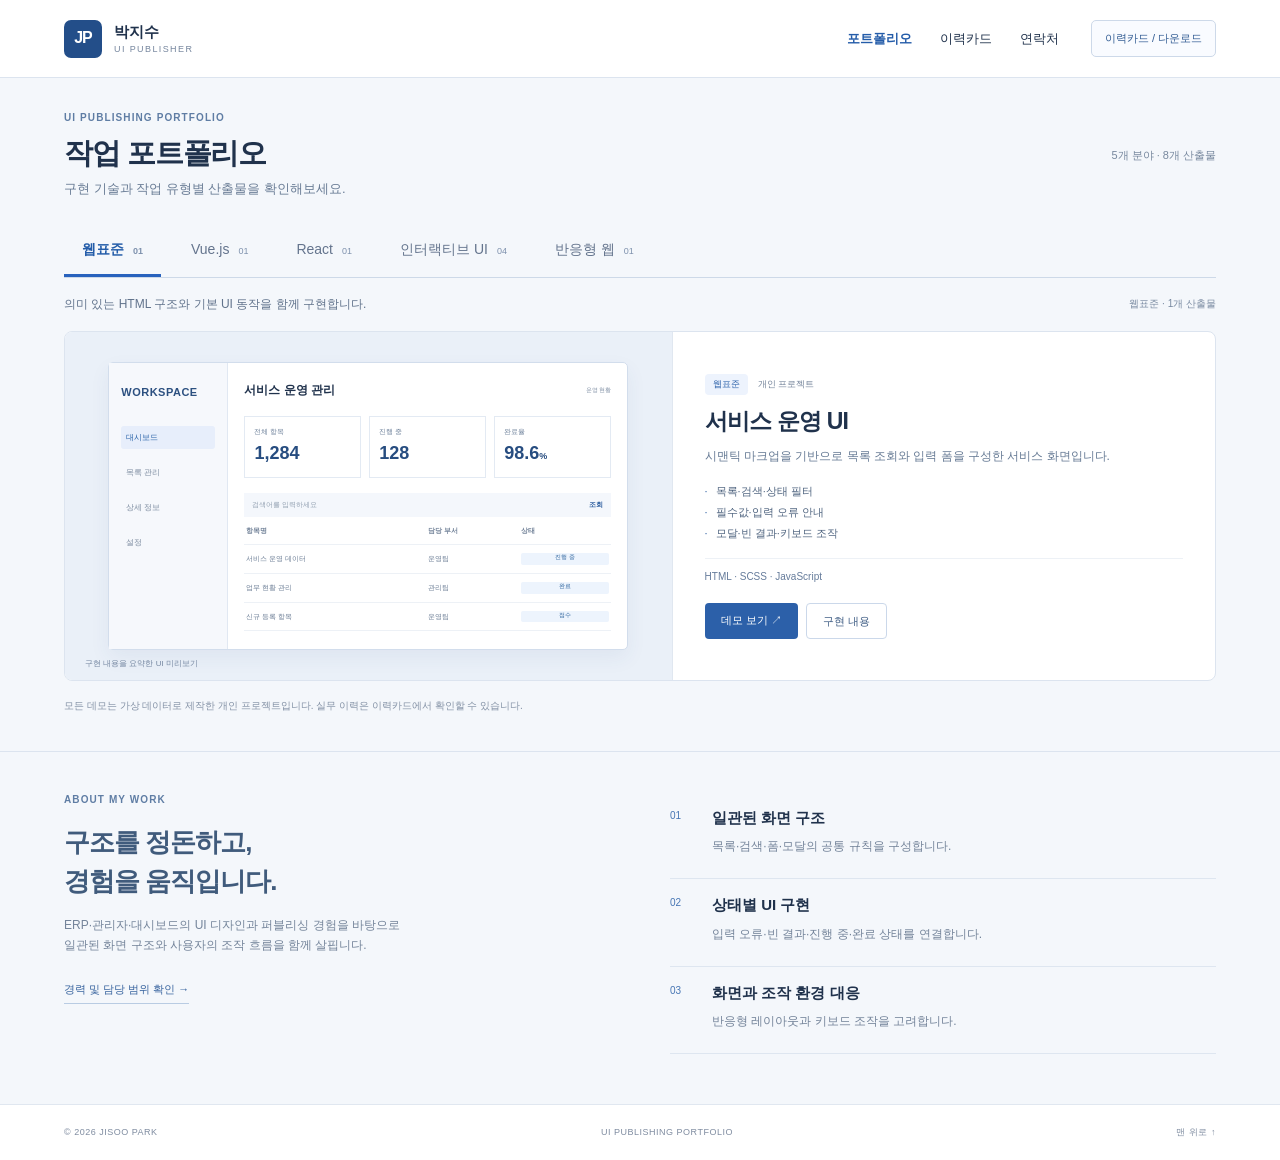
<file: index.html>
<!doctype html><html lang="ko"><head><meta charset="UTF-8"><meta name="viewport" content="width=device-width,initial-scale=1"><meta name="description" content="박지수 UI 퍼블리싱 포트폴리오. 웹표준, Vue.js, React, 인터랙티브 UI, 반응형 웹 작업."><title>박지수 | UI Publishing Portfolio</title>  <script type="module" crossorigin src="./assets/main-Cgz7uYjl.js"></script>
  <link rel="modulepreload" crossorigin href="./assets/style-BSnOsEWm.js">
  <link rel="stylesheet" crossorigin href="./assets/style-5C8v7vxE.css">
</head><body class="portfolio-page"><a class="skip" href="#work">본문 바로가기</a><header class="site-header"><a class="portfolio-brand" href="./index.html"><span class="brand-symbol">JP</span><span><strong>박지수</strong><small>UI PUBLISHER</small></span></a><nav aria-label="주요 메뉴"><a class="nav-current" href="#work">포트폴리오</a><a href="./profile.html">이력카드</a><a href="./profile.html#contact">연락처</a></nav><a class="header-resume" href="./profile.html">이력카드 / 다운로드</a></header><main id="main"><section class="work-section" id="work"><div class="section-heading"><div><div class="eyebrow">UI PUBLISHING PORTFOLIO</div><h1>작업 포트폴리오</h1><p>구현 기술과 작업 유형별 산출물을 확인해보세요.</p></div><span class="work-count">5개 분야 · 8개 산출물</span></div><div class="work-tabs" role="tablist" aria-label="포트폴리오 분야"><button type="button" id="tab-standard" role="tab" data-filter="standard" aria-selected="true" aria-controls="work-panel" tabindex="0" class="active">웹표준<span>01</span></button><button type="button" id="tab-vue" role="tab" data-filter="vue" aria-selected="false" aria-controls="work-panel" tabindex="-1" class="">Vue.js<span>01</span></button><button type="button" id="tab-react" role="tab" data-filter="react" aria-selected="false" aria-controls="work-panel" tabindex="-1" class="">React<span>01</span></button><button type="button" id="tab-interactive" role="tab" data-filter="interactive" aria-selected="false" aria-controls="work-panel" tabindex="-1" class="">인터랙티브 UI<span>04</span></button><button type="button" id="tab-responsive" role="tab" data-filter="responsive" aria-selected="false" aria-controls="work-panel" tabindex="-1" class="">반응형 웹<span>01</span></button></div><div class="work-context"><p id="category-description">의미 있는 HTML 구조와 기본 UI 동작을 함께 구현합니다.</p><span id="filter-status" role="status">웹표준 · 1개 산출물</span></div><div id="work-panel" role="tabpanel" aria-labelledby="tab-standard" tabindex="0"><div class="work-grid"><article class="work-card" data-category="standard" ><a class="work-visual visual-standard" href="./demos/standards/" aria-label="서비스 운영 UI 데모 열기"><div class="ui-preview"><div class="preview-sidebar"><b>WORKSPACE</b><span class="chosen">대시보드</span><span>목록 관리</span><span>상세 정보</span><span>설정</span></div><div class="preview-content"><div class="preview-topline"><b>서비스 운영 관리</b><span>운영 현황</span></div><div class="preview-stats"><div>전체 항목<strong>1,284</strong></div><div>진행 중<strong>128</strong></div><div>완료율<strong>98.6<small>%</small></strong></div></div><div class="preview-search"><span>검색어를 입력하세요</span><b>조회</b></div><div class="preview-table"><div><span>항목명</span><span>담당 부서</span><span>상태</span></div><div><span>서비스 운영 데이터</span><span>운영팀</span><em>진행 중</em></div><div><span>업무 현황 관리</span><span>관리팀</span><em>완료</em></div><div><span>신규 등록 항목</span><span>운영팀</span><em>접수</em></div></div></div></div><span class="preview-note">구현 내용을 요약한 UI 미리보기</span></a><div class="work-info"><div class="work-meta"><span>웹표준</span><span>개인 프로젝트</span></div><h3>서비스 운영 UI</h3><p>시맨틱 마크업을 기반으로 목록 조회와 입력 폼을 구성한 서비스 화면입니다.</p><ul><li>목록·검색·상태 필터</li><li>필수값·입력 오류 안내</li><li>모달·빈 결과·키보드 조작</li></ul><div class="work-stack">HTML · SCSS · JavaScript</div><div class="work-actions"><a class="button" href="./demos/standards/">데모 보기 ↗</a><button class="button secondary" data-detail="standard">구현 내용</button></div></div></article><article class="work-card" data-category="vue" hidden><a class="work-visual visual-vue" href="./demos/vue/" aria-label="FLOW 물류 운영 대시보드 데모 열기"><div class="ui-preview"><div class="preview-sidebar"><b>FLOW</b><span class="chosen">대시보드</span><span>목록 관리</span><span>상세 정보</span><span>설정</span></div><div class="preview-content"><div class="preview-topline"><b>물류 운영 현황</b><span>운영 현황</span></div><div class="preview-stats"><div>전체 항목<strong>1,284</strong></div><div>진행 중<strong>128</strong></div><div>완료율<strong>98.6<small>%</small></strong></div></div><div class="preview-search"><span>검색어를 입력하세요</span><b>조회</b></div><div class="preview-table"><div><span>항목명</span><span>담당 부서</span><span>상태</span></div><div><span>서비스 운영 데이터</span><span>운영팀</span><em>진행 중</em></div><div><span>업무 현황 관리</span><span>관리팀</span><em>완료</em></div><div><span>신규 등록 항목</span><span>운영팀</span><em>접수</em></div></div></div></div><span class="preview-note">구현 내용을 요약한 UI 미리보기</span></a><div class="work-info"><div class="work-meta"><span>Vue.js</span><span>개인 프로젝트</span></div><h3>FLOW 물류 운영 대시보드</h3><p>재고 현황과 검색 조건을 반응형 상태로 연결한 Vue 서비스 UI입니다.</p><ul><li>운영 현황·기간별 차트</li><li>검색·센터 필터·정렬</li><li>페이지네이션·품목 상세</li></ul><div class="work-stack">Vue 3 · SCSS</div><div class="work-actions"><a class="button" href="./demos/vue/">데모 보기 ↗</a><button class="button secondary" data-detail="vue">구현 내용</button></div></div></article><article class="work-card" data-category="react" hidden><a class="work-visual visual-react" href="./demos/react/" aria-label="ORDERS 주문·발주 관리 데모 열기"><div class="ui-preview"><div class="preview-sidebar"><b>WORKSPACE</b><span class="chosen">대시보드</span><span>목록 관리</span><span>상세 정보</span><span>설정</span></div><div class="preview-content"><div class="preview-topline"><b>주문·발주 관리</b><span>운영 현황</span></div><div class="preview-stats"><div>전체 항목<strong>1,284</strong></div><div>진행 중<strong>128</strong></div><div>완료율<strong>98.6<small>%</small></strong></div></div><div class="preview-search"><span>검색어를 입력하세요</span><b>조회</b></div><div class="preview-table"><div><span>항목명</span><span>담당 부서</span><span>상태</span></div><div><span>서비스 운영 데이터</span><span>운영팀</span><em>진행 중</em></div><div><span>업무 현황 관리</span><span>관리팀</span><em>완료</em></div><div><span>신규 등록 항목</span><span>운영팀</span><em>접수</em></div></div></div></div><span class="preview-note">구현 내용을 요약한 UI 미리보기</span></a><div class="work-info"><div class="work-meta"><span>React</span><span>개인 프로젝트</span></div><h3>ORDERS 주문·발주 관리</h3><p>컴포넌트와 상태 관리를 활용해 주문 조회부터 등록까지 연결했습니다.</p><ul><li>검색·상태 필터·페이지 이동</li><li>품목 추가·삭제·합계 계산</li><li>등록 검증·주문 상태 변경</li></ul><div class="work-stack">React · JSX · SCSS</div><div class="work-actions"><a class="button" href="./demos/react/">데모 보기 ↗</a><button class="button secondary" data-detail="react">구현 내용</button></div></div></article><article class="work-card" data-category="interactive" hidden><a class="work-visual visual-roulette" href="./demos/interactive/?tab=0" aria-label="룰렛 추첨 데모 열기"><div class="interaction-preview"><div class="preview-wheel"><span>START</span></div><div class="preview-caption">실행 → 회전 → 결과</div></div><span class="preview-note">구현 내용을 요약한 UI 미리보기</span></a><div class="work-info"><div class="work-meta"><span>인터랙티브 UI</span><span>개인 프로젝트</span></div><h3>룰렛 추첨</h3><p>실행 중 중복 입력을 방지하고 회전 결과와 안내를 연결했습니다.</p><ul><li>추첨·결과 표시</li><li>실행 상태 제어</li><li>움직임 줄이기 대응</li></ul><div class="work-stack">JavaScript · CSS</div><div class="work-actions"><a class="button" href="./demos/interactive/?tab=0">데모 보기 ↗</a><button class="button secondary" data-detail="interactive">구현 내용</button></div></div></article><article class="work-card" data-category="interactive" hidden><a class="work-visual visual-cards" href="./demos/interactive/?tab=1" aria-label="카드 선택·결과 공개 데모 열기"><div class="interaction-preview"><div class="preview-cards"><i>01</i><i class="selected-card">선택 완료</i><i>03</i></div><div class="preview-caption">선택 → 공개 → 초기화</div></div><span class="preview-note">구현 내용을 요약한 UI 미리보기</span></a><div class="work-info"><div class="work-meta"><span>인터랙티브 UI</span><span>개인 프로젝트</span></div><h3>카드 선택·결과 공개</h3><p>한 장 선택과 결과 공개, 초기화를 구분하는 참여형 UI입니다.</p><ul><li>선택 개수 제한</li><li>결과 공개·선택 잠금</li><li>다시 참여하기</li></ul><div class="work-stack">JavaScript · CSS</div><div class="work-actions"><a class="button" href="./demos/interactive/?tab=1">데모 보기 ↗</a><button class="button secondary" data-detail="interactive">구현 내용</button></div></div></article><article class="work-card" data-category="interactive" hidden><a class="work-visual visual-mission" href="./demos/interactive/?tab=2" aria-label="미션·보상 진행 데모 열기"><div class="interaction-preview"><div class="preview-mission"><b>미션 진행 현황 <span>2 / 3</span></b><div class="preview-progress"></div><p>✓ 룰렛 참여 완료</p><p>✓ 카드 선택 완료</p><p>○ 순서 맞추기</p></div><div class="preview-caption">완료 조건에 따른 상태 변화</div></div><span class="preview-note">구현 내용을 요약한 UI 미리보기</span></a><div class="work-info"><div class="work-meta"><span>인터랙티브 UI</span><span>개인 프로젝트</span></div><h3>미션·보상 진행</h3><p>다른 체험의 완료 상태에 따라 진행률과 보상 버튼이 바뀝니다.</p><ul><li>체험 상태 연동</li><li>진행률 표시</li><li>조건부 보상 활성화</li></ul><div class="work-stack">JavaScript · CSS</div><div class="work-actions"><a class="button" href="./demos/interactive/?tab=2">데모 보기 ↗</a><button class="button secondary" data-detail="interactive">구현 내용</button></div></div></article><article class="work-card" data-category="interactive" hidden><a class="work-visual visual-drag" href="./demos/interactive/?tab=3" aria-label="드래그·순서 변경 데모 열기"><div class="interaction-preview"><div class="preview-drag"><p>⠿ 기획 확인 <span>↑ ↓</span></p><p>⠿ 마크업 구성 <span>↑ ↓</span></p><p>⠿ 인터랙션 구현 <span>↑ ↓</span></p></div><div class="preview-caption">드래그 및 버튼 이동</div></div><span class="preview-note">구현 내용을 요약한 UI 미리보기</span></a><div class="work-info"><div class="work-meta"><span>인터랙티브 UI</span><span>개인 프로젝트</span></div><h3>드래그·순서 변경</h3><p>끌어서 이동하거나 버튼을 눌러 순서를 바꾸는 조작 UI입니다.</p><ul><li>마우스 드래그</li><li>버튼 대체 조작</li><li>정답 확인·초기화</li></ul><div class="work-stack">JavaScript · CSS</div><div class="work-actions"><a class="button" href="./demos/interactive/?tab=3">데모 보기 ↗</a><button class="button secondary" data-detail="interactive">구현 내용</button></div></div></article><article class="work-card" data-category="responsive" hidden><a class="work-visual visual-responsive" href="./demos/brand/" aria-label="YEON 반응형 브랜드 웹 데모 열기"><div class="responsive-preview"><div class="preview-desktop"><b>yeon.</b><h4>일상에 여백을 더하는<br>차 한 잔의 시간</h4><div class="preview-products"><i></i><i></i><i></i></div></div><div class="preview-mobile"><b>yeon.</b><p>차를 위한<br>느린 시간</p><div></div></div></div><span class="preview-note">구현 내용을 요약한 UI 미리보기</span></a><div class="work-info"><div class="work-meta"><span>반응형 웹</span><span>개인 프로젝트</span></div><h3>YEON 반응형 브랜드 웹</h3><p>화면 크기에 따라 콘텐츠와 탐색 구조가 재배치되는 브랜드 웹입니다.</p><ul><li>PC·태블릿·모바일 구성</li><li>제품 필터·상세 보기</li><li>FAQ·이메일 입력 검증</li></ul><div class="work-stack">HTML · SCSS · JavaScript</div><div class="work-actions"><a class="button" href="./demos/brand/">데모 보기 ↗</a><button class="button secondary" data-detail="brand">구현 내용</button></div></div></article></div></div><p class="demo-disclosure">모든 데모는 가상 데이터로 제작한 개인 프로젝트입니다. 실무 이력은 이력카드에서 확인할 수 있습니다.</p></section><section class="about-section" id="about"><div><div class="eyebrow">ABOUT MY WORK</div><h2>구조를 정돈하고,<br>경험을 움직입니다.</h2><p>ERP·관리자·대시보드의 UI 디자인과 퍼블리싱 경험을 바탕으로<br>일관된 화면 구조와 사용자의 조작 흐름을 함께 살핍니다.</p><a class="text-link" href="./profile.html">경력 및 담당 범위 확인 →</a></div><div class="principles"><div><span>01</span><h3>일관된 화면 구조</h3><p>목록·검색·폼·모달의 공통 규칙을 구성합니다.</p></div><div><span>02</span><h3>상태별 UI 구현</h3><p>입력 오류·빈 결과·진행 중·완료 상태를 연결합니다.</p></div><div><span>03</span><h3>화면과 조작 환경 대응</h3><p>반응형 레이아웃과 키보드 조작을 고려합니다.</p></div></div></section></main><footer><span>© 2026 JISOO PARK</span><span>UI PUBLISHING PORTFOLIO</span><a href="#work">맨 위로 ↑</a></footer><dialog id="details"><button class="dialog-close" aria-label="닫기">×</button><div id="detail-body"></div></dialog></body></html>
</file>
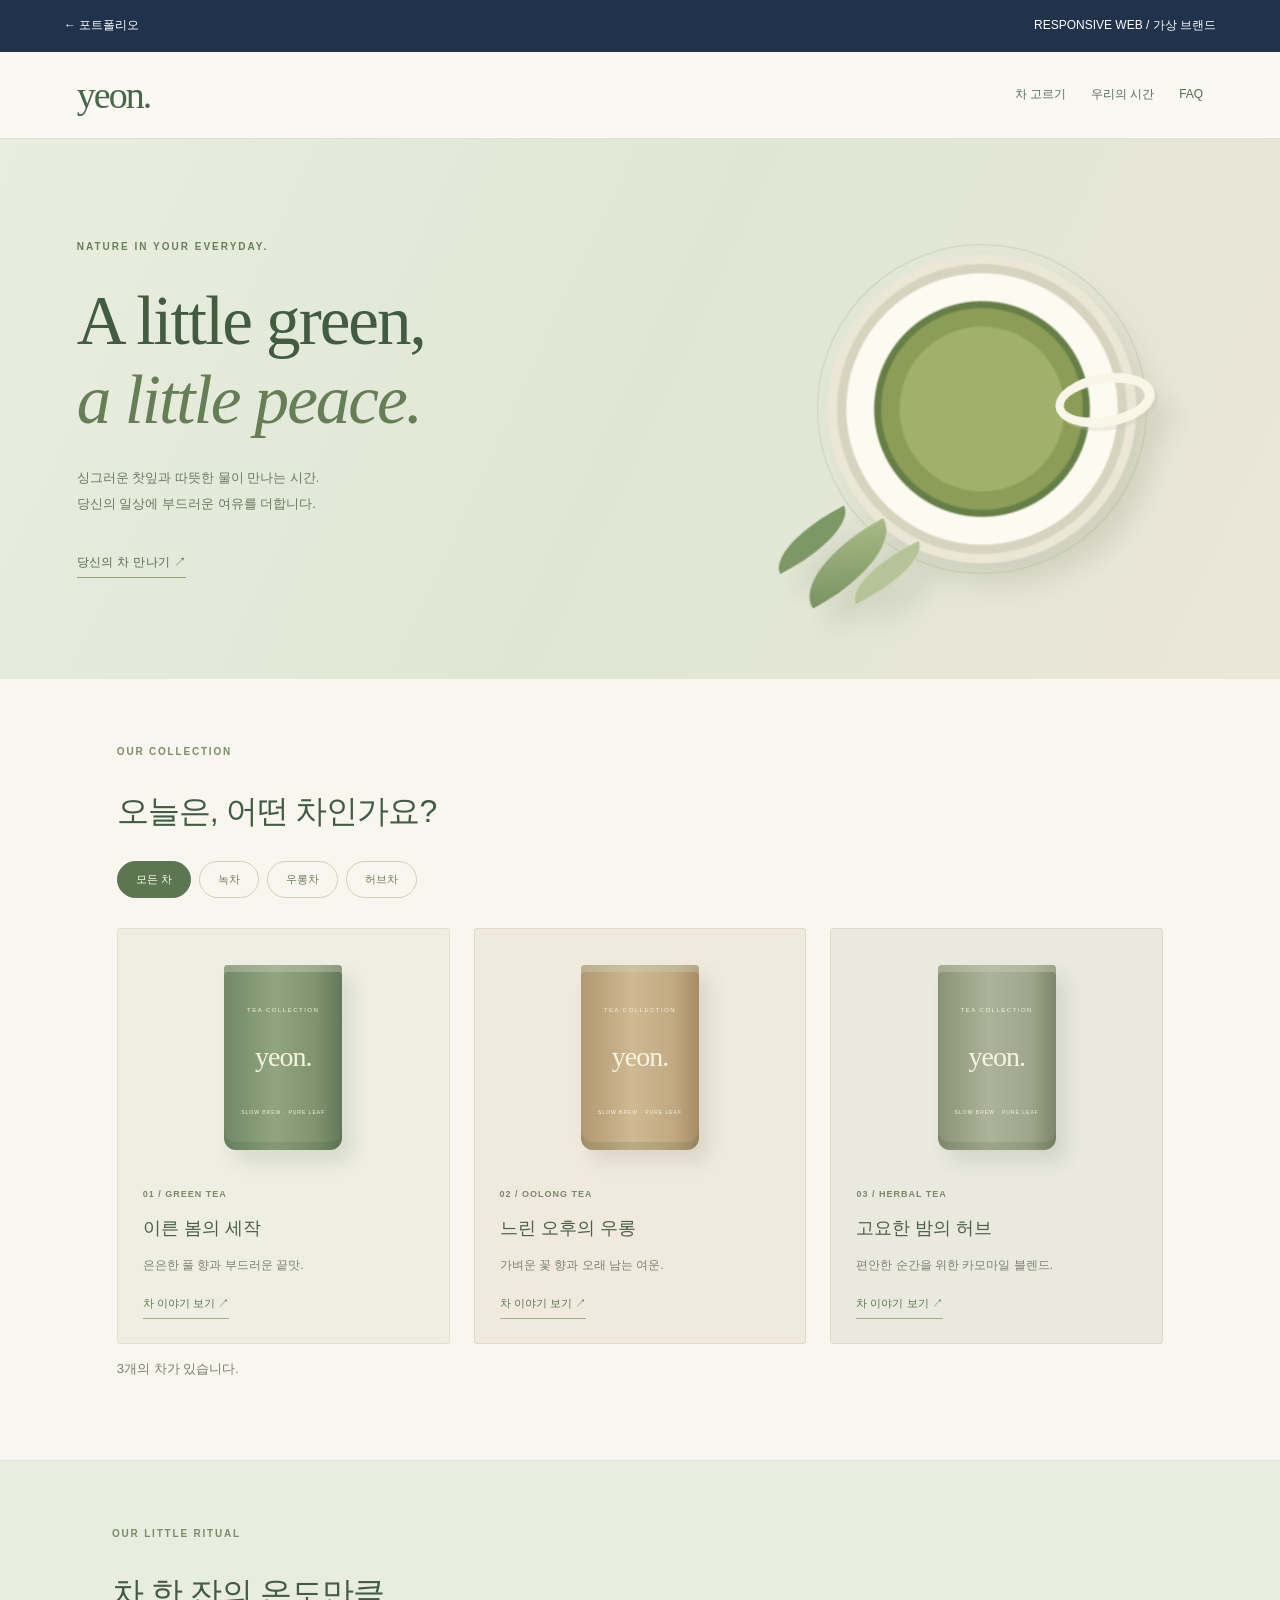
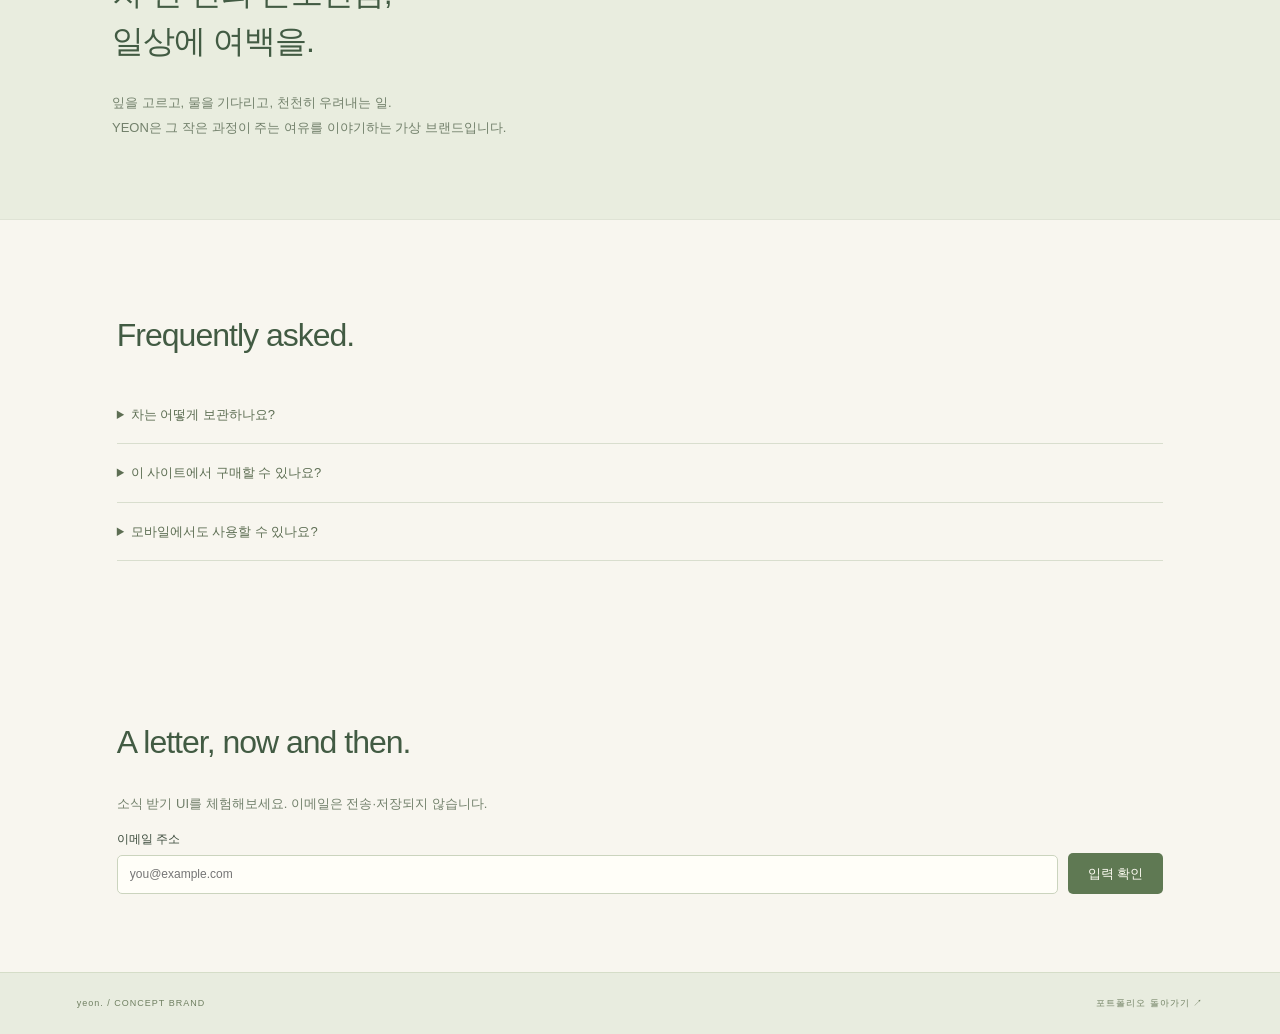
<file: demos/brand/index.html>
<!doctype html><html lang="ko"><head><meta charset="UTF-8"><meta name="viewport" content="width=device-width,initial-scale=1"><title>yeon. — 차를 위한 느린 시간</title><meta name="description" content="가상의 티 브랜드 YEON 반응형 웹 개인 프로젝트">  <script type="module" crossorigin src="../../assets/brand-DLZiwXxY.js"></script>
  <link rel="modulepreload" crossorigin href="../../assets/style-BSnOsEWm.js">
  <link rel="stylesheet" crossorigin href="../../assets/style-5C8v7vxE.css">
</head><body class="tea-page"><a class="skip" href="#main">본문 바로가기</a><header class="demo-top"><a href="../../index.html">← 포트폴리오</a><span>RESPONSIVE WEB / 가상 브랜드</span></header><nav class="tea-nav" aria-label="브랜드 메뉴"><a href="#"><b>yeon.</b></a><div><a href="#collection">차 고르기</a><a href="#story">우리의 시간</a><a href="#faq">FAQ</a></div></nav><main id="main"><section class="brand-hero"><div><div class="eyebrow">NATURE IN YOUR EVERYDAY.</div><h1>A little green,<br><em>a little peace.</em></h1><p>싱그러운 찻잎과 따뜻한 물이 만나는 시간.<br>당신의 일상에 부드러운 여유를 더합니다.</p><a class="text-link" href="#collection">당신의 차 만나기 ↗</a></div><div class="brand-cup" role="img" aria-label="녹차가 담긴 찻잔을 표현한 CSS 일러스트"></div></section><section class="brand-section" id="collection"><div class="eyebrow">OUR COLLECTION</div><h2>오늘은, 어떤 차인가요?</h2><div class="filters" role="group" aria-label="차 종류"><button class="active" data-tea="all" aria-pressed="true">모든 차</button><button data-tea="green" aria-pressed="false">녹차</button><button data-tea="oolong" aria-pressed="false">우롱차</button><button data-tea="herbal" aria-pressed="false">허브차</button></div><div class="tea-products"><article class="tea-product" data-type="green"><div class="tea-tin">yeon.</div><span class="eyebrow">01 / GREEN TEA</span><h3>이른 봄의 세작</h3><p>은은한 풀 향과 부드러운 끝맛.</p><button data-product="0">차 이야기 보기 ↗</button></article><article class="tea-product" data-type="oolong"><div class="tea-tin">yeon.</div><span class="eyebrow">02 / OOLONG TEA</span><h3>느린 오후의 우롱</h3><p>가벼운 꽃 향과 오래 남는 여운.</p><button data-product="1">차 이야기 보기 ↗</button></article><article class="tea-product" data-type="herbal"><div class="tea-tin">yeon.</div><span class="eyebrow">03 / HERBAL TEA</span><h3>고요한 밤의 허브</h3><p>편안한 순간을 위한 카모마일 블렌드.</p><button data-product="2">차 이야기 보기 ↗</button></article></div><p id="tea-status" role="status" class="subtle">3개의 차가 있습니다.</p></section><section class="brand-section" id="story"><div class="eyebrow">OUR LITTLE RITUAL</div><h2>차 한 잔의 온도만큼,<br>일상에 여백을.</h2><p>잎을 고르고, 물을 기다리고, 천천히 우려내는 일.<br>YEON은 그 작은 과정이 주는 여유를 이야기하는 가상 브랜드입니다.</p></section><section class="brand-section faq" id="faq"><h2>Frequently asked.</h2><details><summary>차는 어떻게 보관하나요?</summary><p>향이 강한 물건과 분리하고, 직사광선과 습기를 피해 밀봉해 보관해주세요.</p></details><details><summary>이 사이트에서 구매할 수 있나요?</summary><p>포트폴리오용 가상 브랜드로, 실제 주문과 결제는 제공하지 않습니다.</p></details><details><summary>모바일에서도 사용할 수 있나요?</summary><p>화면 폭에 맞춰 제품 목록과 메인 비주얼이 재배치됩니다.</p></details></section><section class="brand-section"><h2>A letter, now and then.</h2><p>소식 받기 UI를 체험해보세요. 이메일은 전송·저장되지 않습니다.</p><form id="newsletter" class="toolbar"><label>이메일 주소<input name="email" type="email" required placeholder="you@example.com" autocomplete="email"></label><button class="button">입력 확인</button></form><p role="status" id="newsletter-result"></p></section></main><footer><span>yeon. / CONCEPT BRAND</span><a href="../../index.html">포트폴리오 돌아가기 ↗</a></footer><dialog id="tea-dialog"><button class="dialog-close" aria-label="닫기">×</button><div id="tea-detail"></div></dialog></body></html>
</file>
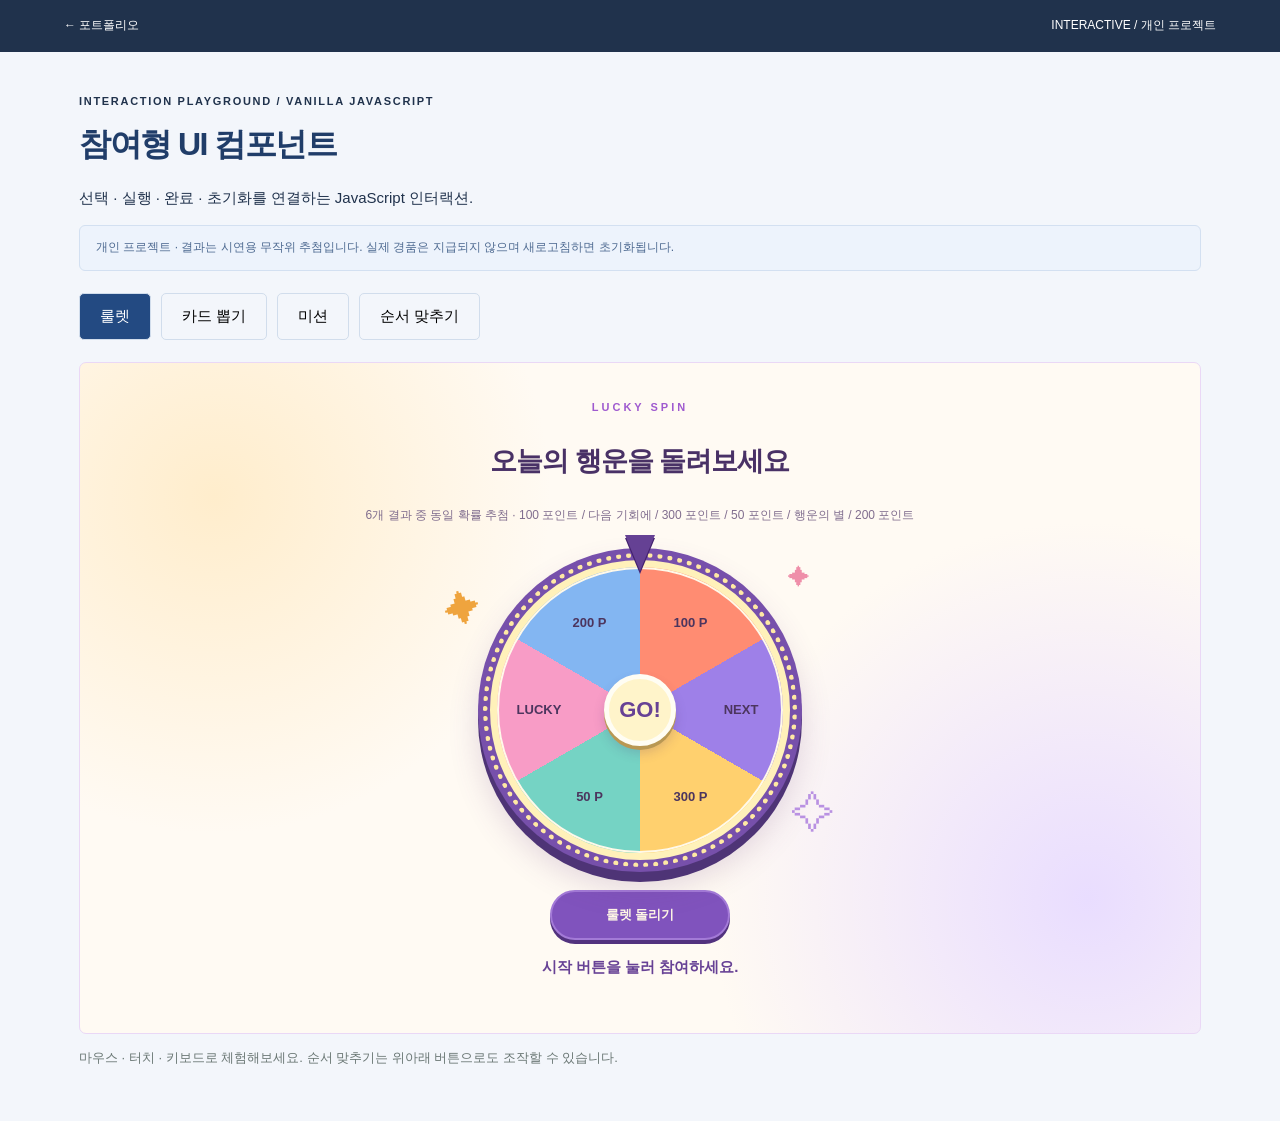
<file: demos/interactive/index.html>
<!doctype html><html lang="ko"><head><meta charset="UTF-8"><meta name="viewport" content="width=device-width, initial-scale=1"><title>PLAY LAB — 참여형 이벤트</title>  <script type="module" crossorigin src="../../assets/interactive-MM_VvKHD.js"></script>
  <link rel="modulepreload" crossorigin href="../../assets/style-BSnOsEWm.js">
  <link rel="stylesheet" crossorigin href="../../assets/style-5C8v7vxE.css">
</head><body><a class="skip" href="#app">본문 바로가기</a><header class="demo-top"><a href="../../index.html">← 포트폴리오</a><span>INTERACTIVE / 개인 프로젝트</span></header><main id="app"></main></body></html>
</file>
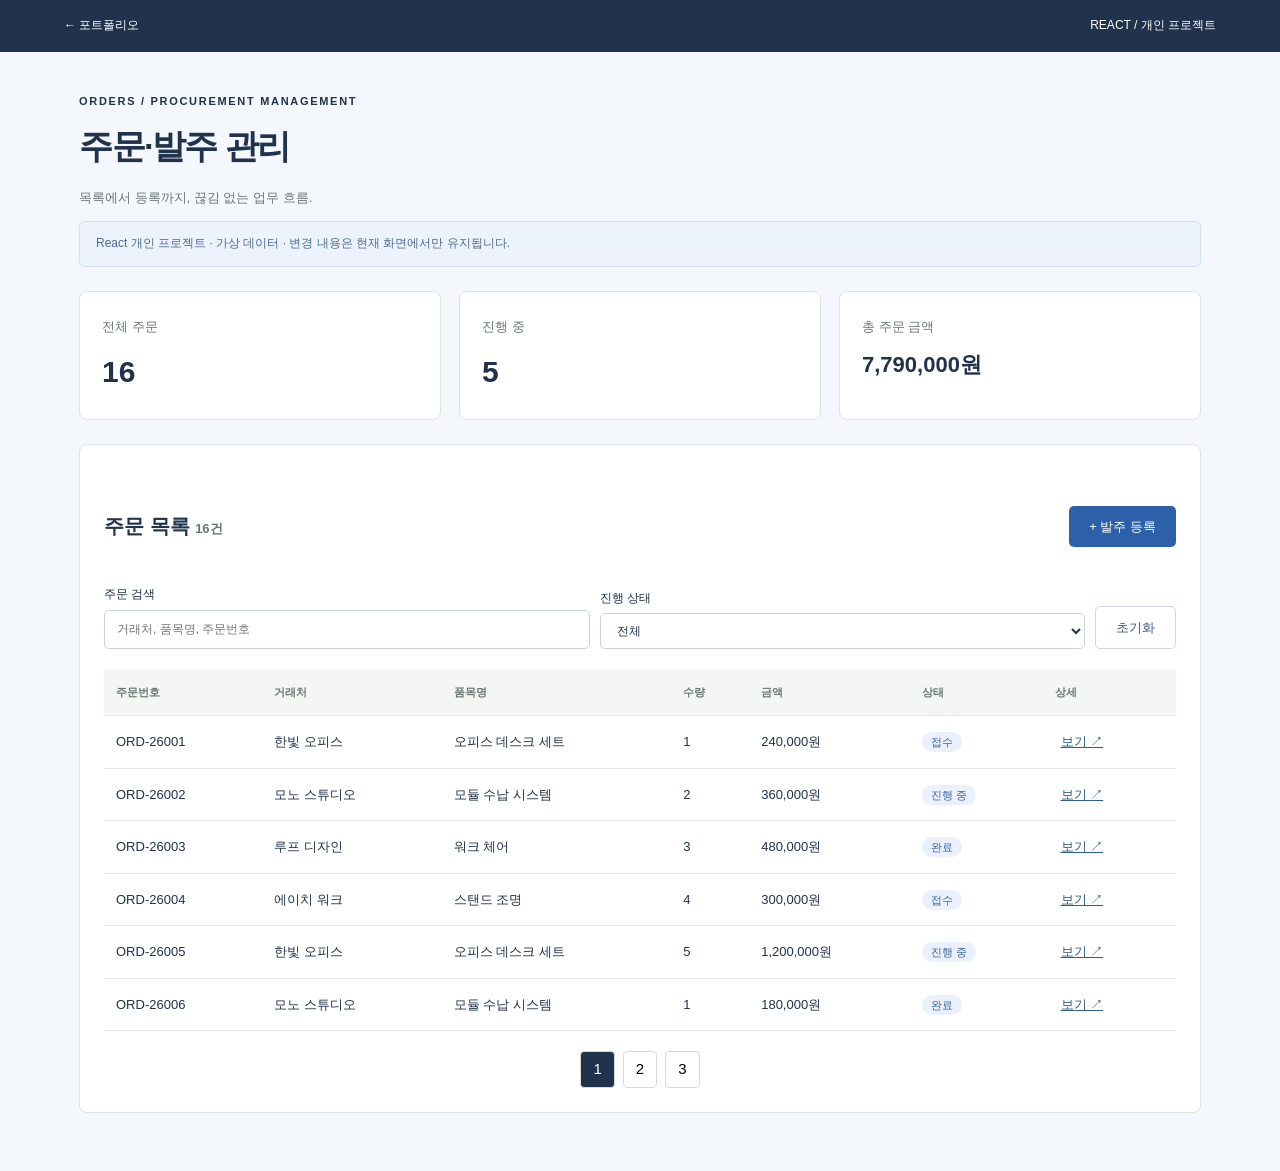
<file: demos/react/index.html>
<!doctype html><html lang="ko"><head><meta charset="UTF-8"><meta name="viewport" content="width=device-width, initial-scale=1"><title>ORDERS — 주문·발주 관리</title>  <script type="module" crossorigin src="../../assets/react-Bmox3l7l.js"></script>
  <link rel="modulepreload" crossorigin href="../../assets/style-BSnOsEWm.js">
  <link rel="modulepreload" crossorigin href="../../assets/data-DgAcrTcD.js">
  <link rel="stylesheet" crossorigin href="../../assets/style-5C8v7vxE.css">
</head><body><a class="skip" href="#app">본문 바로가기</a><header class="demo-top"><a href="../../index.html">← 포트폴리오</a><span>REACT / 개인 프로젝트</span></header><main id="app"></main></body></html>
</file>
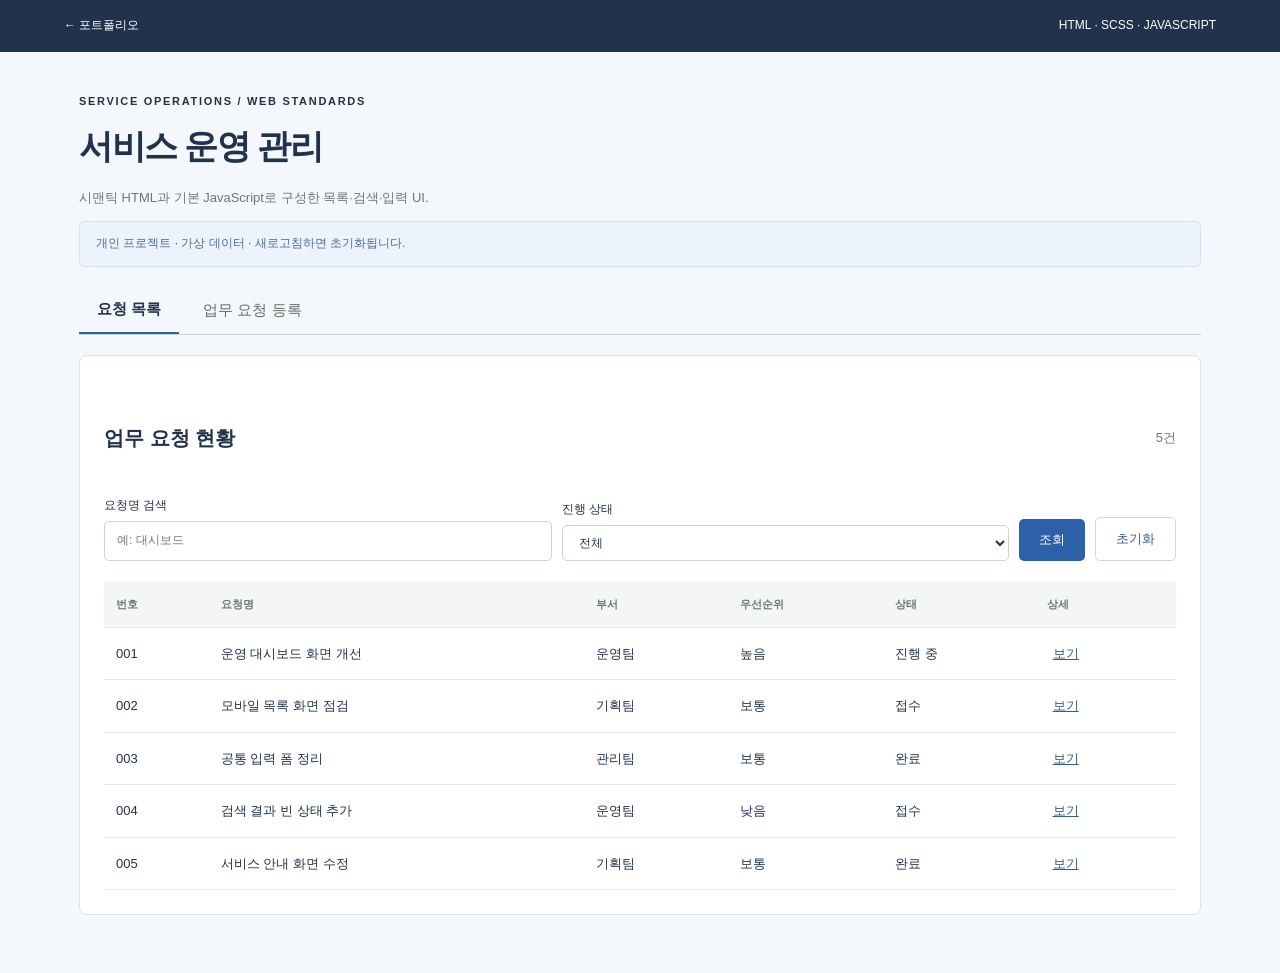
<file: demos/standards/index.html>
<!doctype html><html lang="ko"><head><meta charset="UTF-8"><meta name="viewport" content="width=device-width,initial-scale=1"><title>웹표준 서비스 운영 UI</title>  <script type="module" crossorigin src="../../assets/standards-mAJiwOLO.js"></script>
  <link rel="modulepreload" crossorigin href="../../assets/style-BSnOsEWm.js">
  <link rel="stylesheet" crossorigin href="../../assets/style-5C8v7vxE.css">
</head><body><a class="skip" href="#app">본문 바로가기</a><header class="demo-top"><a href="../../index.html">← 포트폴리오</a><span>HTML · SCSS · JAVASCRIPT</span></header><main id="app" class="demo-wrap"><div class="eyebrow">SERVICE OPERATIONS / WEB STANDARDS</div><h1>서비스 운영 관리</h1><p class="subtle">시맨틱 HTML과 기본 JavaScript로 구성한 목록·검색·입력 UI.</p><p class="notice">개인 프로젝트 · 가상 데이터 · 새로고침하면 초기화됩니다.</p><div class="demo-tabs" role="group" aria-label="업무 화면"><button class="active" aria-pressed="true" data-screen="list">요청 목록</button><button aria-pressed="false" data-screen="form">업무 요청 등록</button></div><section class="panel" id="request-list"><div class="demo-heading"><h2>업무 요청 현황</h2><span class="subtle" id="result-count" role="status"></span></div><form class="toolbar" id="search-form"><label>요청명 검색<input name="query" id="request-query" placeholder="예: 대시보드"></label><label>진행 상태<select id="request-status"><option value="전체">전체</option><option>접수</option><option>진행 중</option><option>완료</option></select></label><button class="button">조회</button><button type="reset" class="button secondary">초기화</button></form><div class="table-scroll"><table><caption class="sr-only">운영 요청 목록</caption><thead><tr><th scope="col">번호</th><th scope="col">요청명</th><th scope="col">부서</th><th scope="col">우선순위</th><th scope="col">상태</th><th scope="col">상세</th></tr></thead><tbody id="requests"></tbody></table></div></section><section class="panel" id="request-form-panel" hidden><h2>업무 요청 등록</h2><form id="request-form" class="form-stack" novalidate><label>요청명 *<input name="title" required maxlength="80" aria-describedby="form-error"></label><div class="detail-grid"><label>요청 부서 *<select name="department" required><option value="">부서 선택</option><option>운영팀</option><option>기획팀</option><option>관리팀</option></select></label><label>우선순위<select name="priority"><option>보통</option><option>높음</option><option>낮음</option></select></label></div><p id="form-error" role="alert" class="error"></p><button class="button" type="submit">요청 등록</button></form></section><p id="request-message" role="status"></p></main><dialog id="request-detail"><button class="dialog-close" aria-label="닫기">×</button><div id="request-detail-body"></div><button class="button" id="detail-confirm">확인</button></dialog></body></html>
</file>
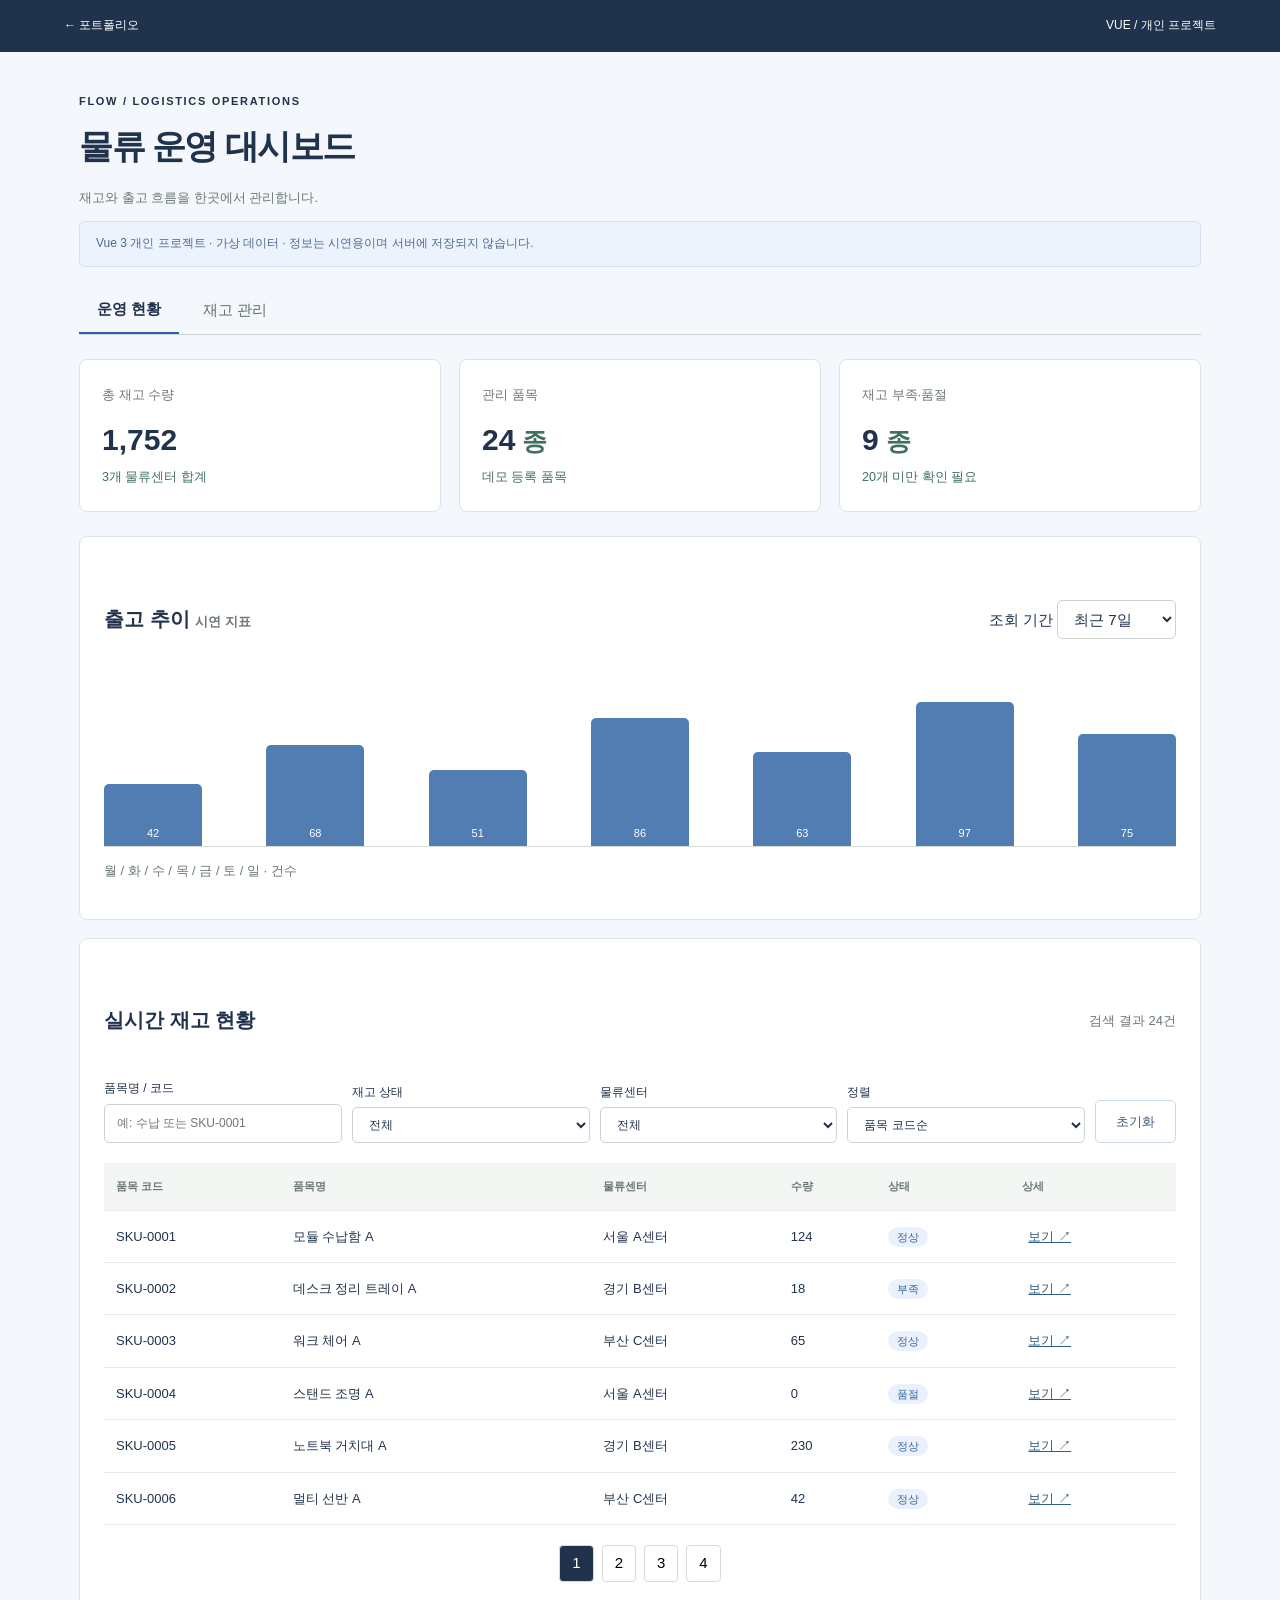
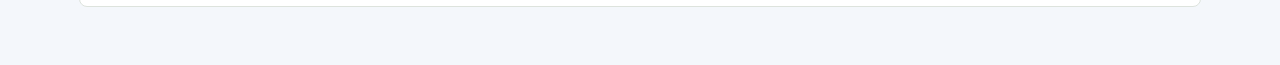
<file: demos/vue/index.html>
<!doctype html><html lang="ko"><head><meta charset="UTF-8"><meta name="viewport" content="width=device-width, initial-scale=1"><title>FLOW — 물류 운영 대시보드</title>  <script type="module" crossorigin src="../../assets/vue-DUQ9CcyA.js"></script>
  <link rel="modulepreload" crossorigin href="../../assets/style-BSnOsEWm.js">
  <link rel="modulepreload" crossorigin href="../../assets/data-DgAcrTcD.js">
  <link rel="stylesheet" crossorigin href="../../assets/style-5C8v7vxE.css">
</head><body><a class="skip" href="#app">본문 바로가기</a><header class="demo-top"><a href="../../index.html">← 포트폴리오</a><span>VUE / 개인 프로젝트</span></header><main id="app"></main></body></html>
</file>
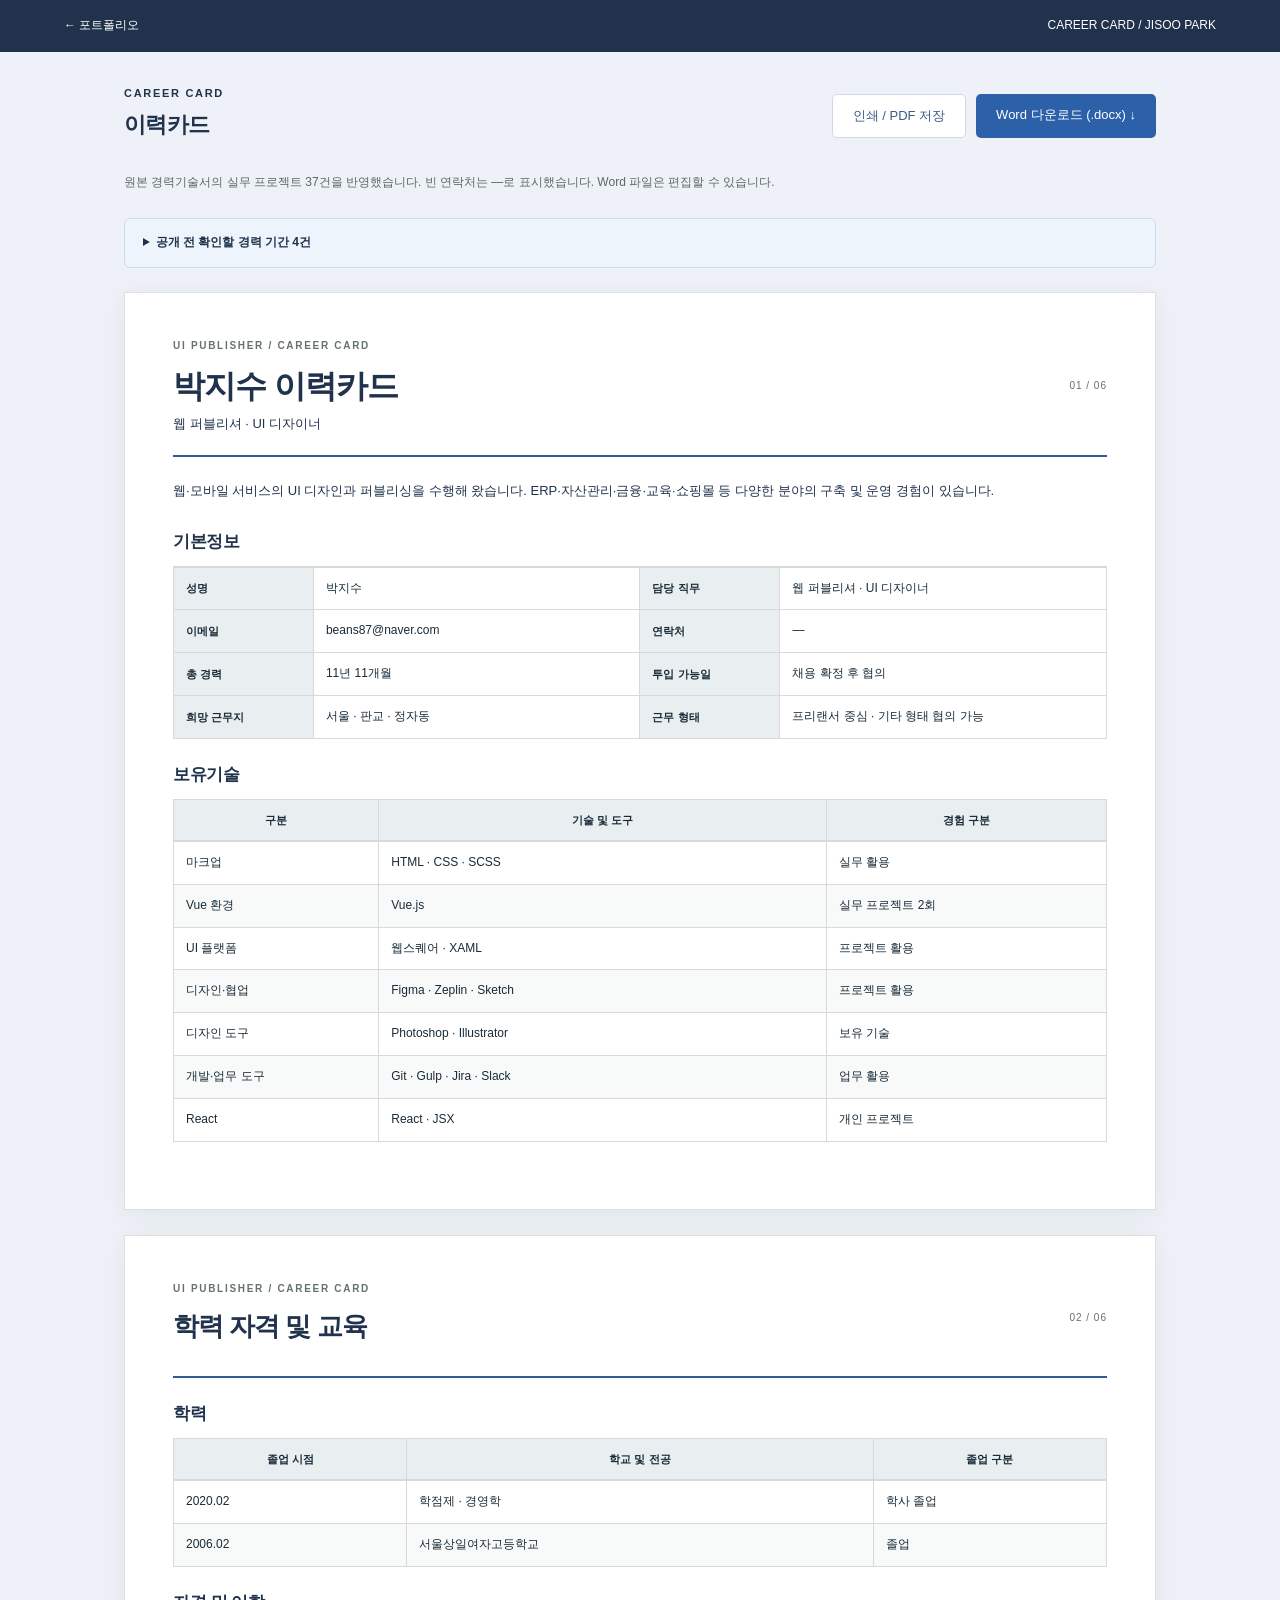
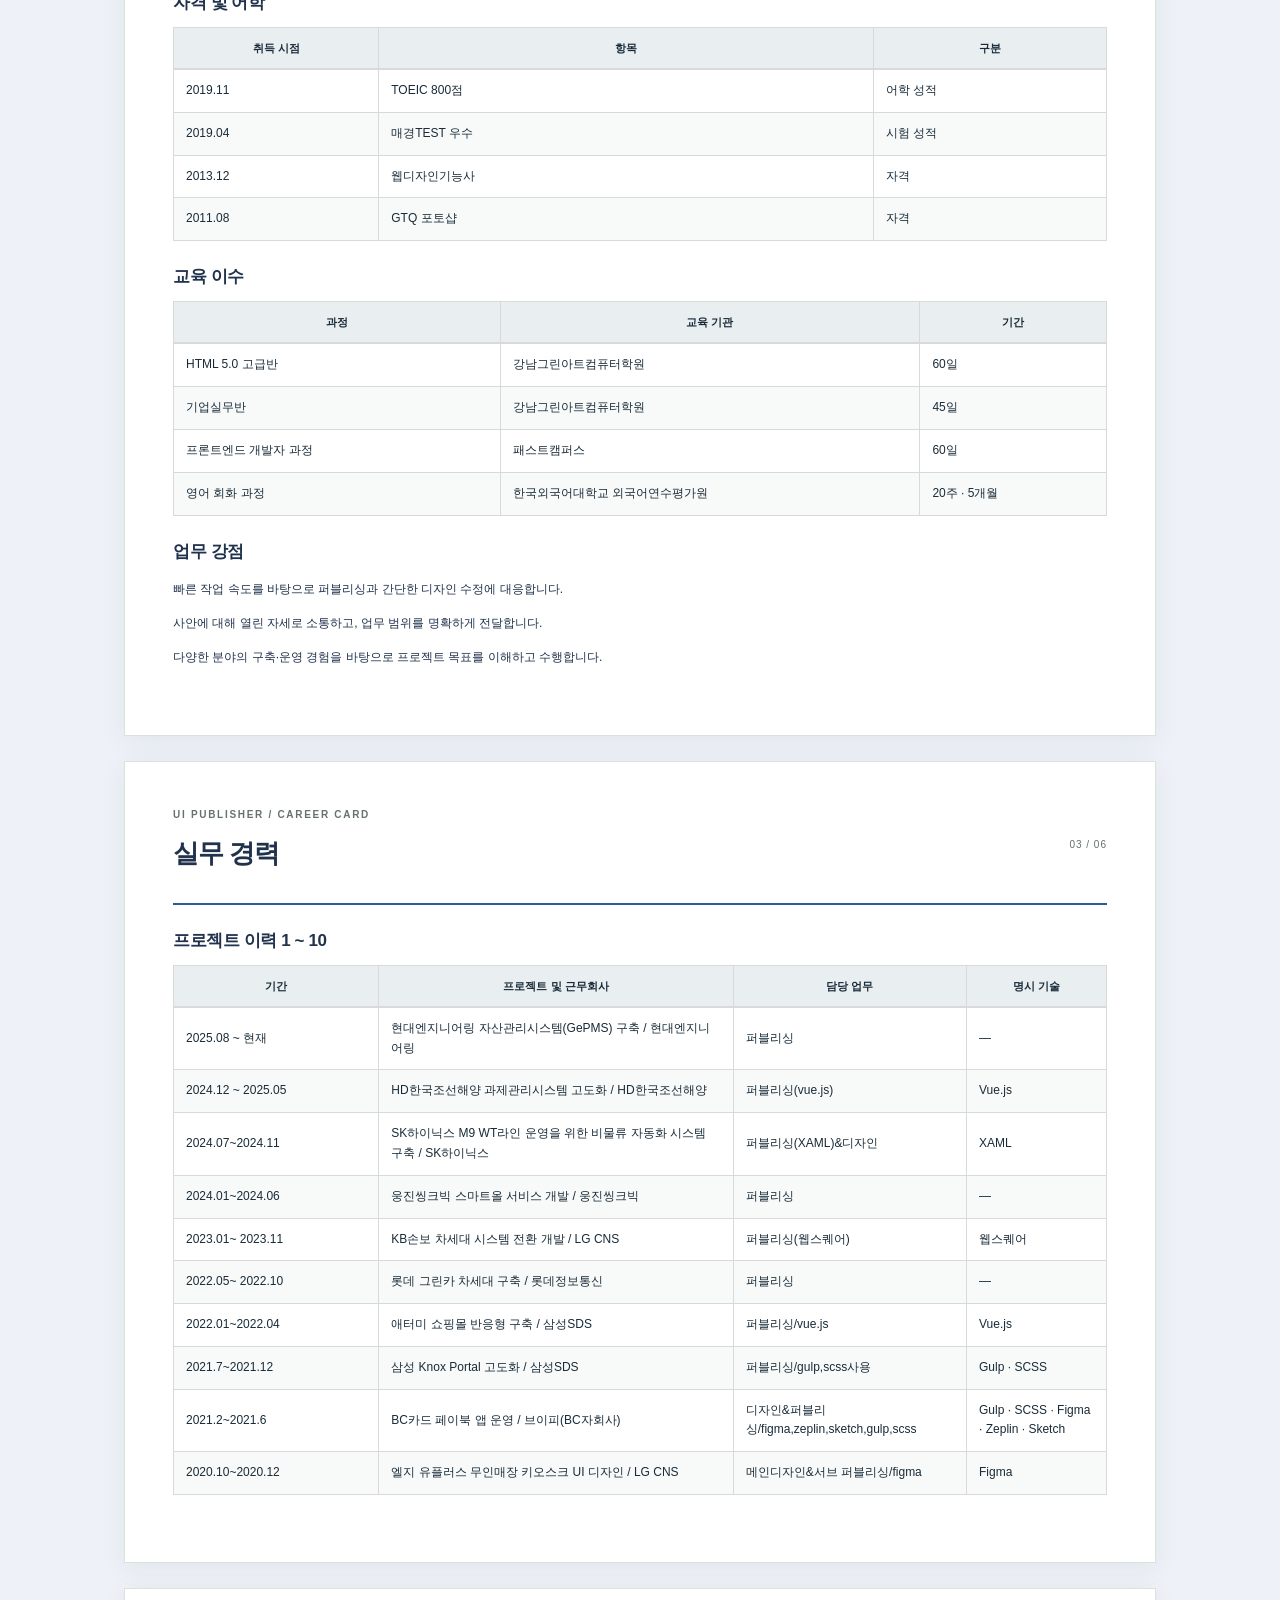
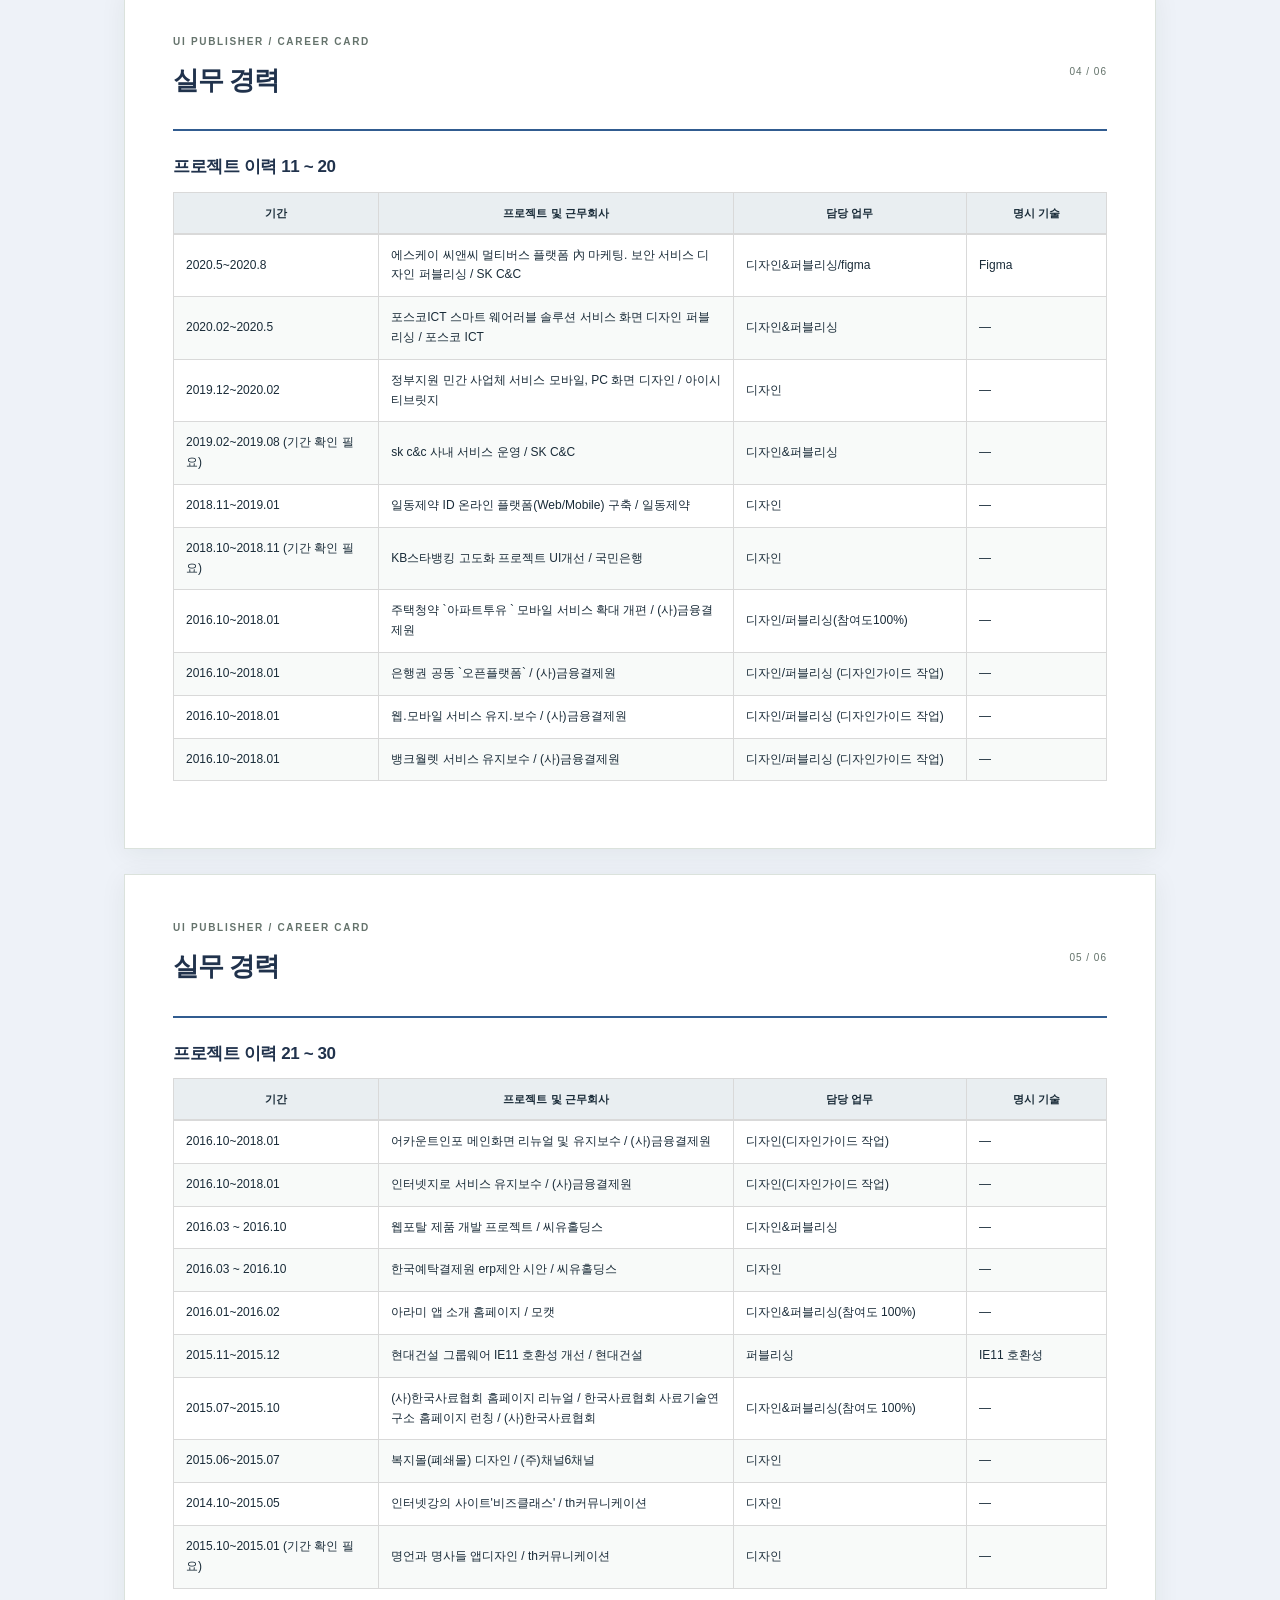
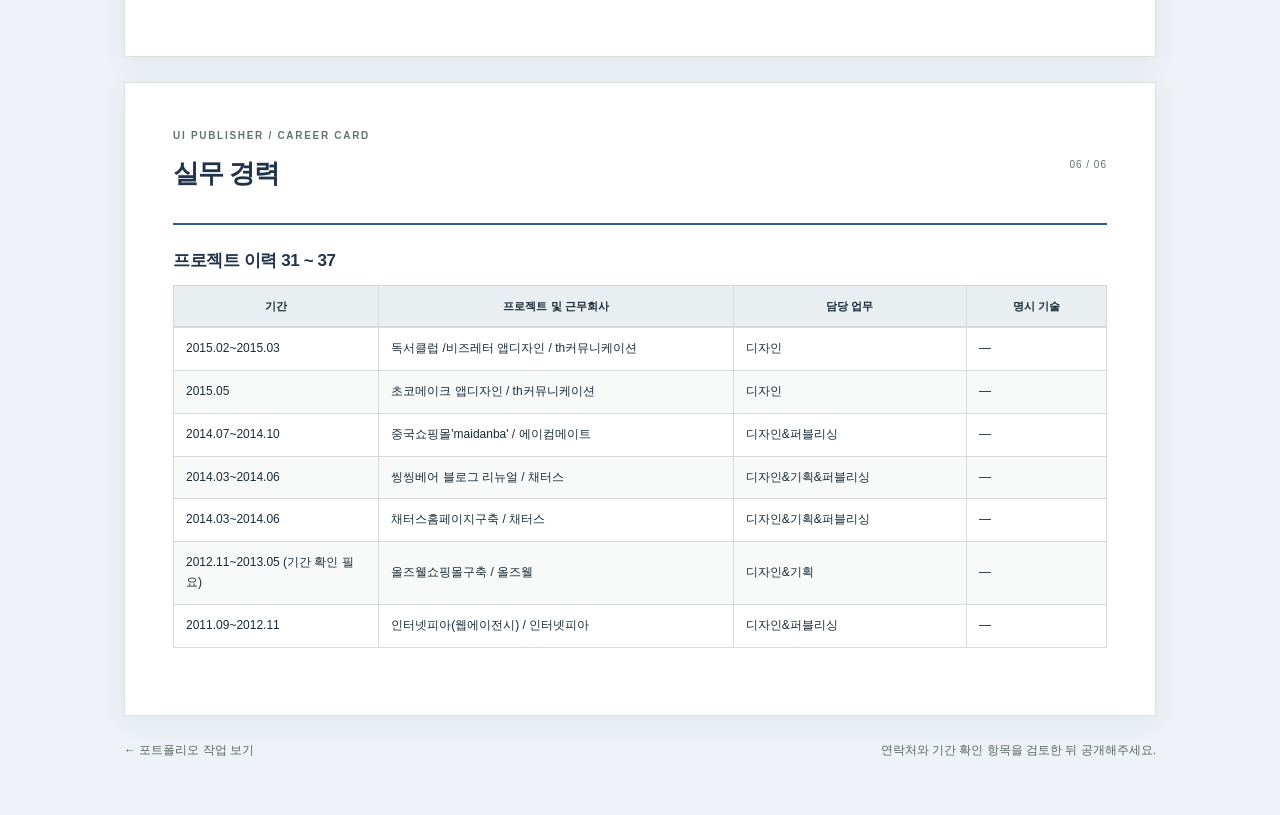
<file: profile.html>
<!doctype html><html lang="ko"><head><meta charset="UTF-8"><meta name="viewport" content="width=device-width,initial-scale=1"><meta name="description" content="박지수의 이력카드. 인쇄 및 Word 다운로드."><title>박지수 — 이력카드</title>  <script type="module" crossorigin src="./assets/profile-B8q1QLZM.js"></script>
  <link rel="modulepreload" crossorigin href="./assets/style-BSnOsEWm.js">
  <link rel="stylesheet" crossorigin href="./assets/style-5C8v7vxE.css">
</head><body class="resume-page"><a class="skip" href="#career-card">이력카드 바로가기</a><header class="demo-top no-print"><a href="./index.html">← 포트폴리오</a><span>CAREER CARD / JISOO PARK</span></header><main class="resume-layout"><div class="resume-toolbar no-print"><div><div class="eyebrow">CAREER CARD</div><p>이력카드</p></div><div class="resume-actions"><button class="button secondary" id="print-card" type="button">인쇄 / PDF 저장</button><a class="button" id="download-word" href="./downloads/jisoo-career-card.docx" download="박지수_이력카드.docx">Word 다운로드 (.docx) ↓</a></div></div><p class="resume-help no-print">원본 경력기술서의 실무 프로젝트 37건을 반영했습니다. 빈 연락처는 —로 표시했습니다. Word 파일은 편집할 수 있습니다.</p><details class="resume-review no-print"><summary>공개 전 확인할 경력 기간 4건</summary><ul><li>SK C&amp;C 운영: 요약 2019.02~2019.09, 상세표 2019.02~2019.08. 상세표 기준으로 수록.</li><li>KB스타뱅킹: 요약 2018.09~2018.10, 상세표 2018.10~2018.11. 상세표 기준으로 수록.</li><li>명언과 명사들 앱: 원문 2015.10~2015.01로 기간 역전. 임의 수정 없이 수록.</li><li>올즈웰: 요약 2012.11~2013.08, 상세표 2012.11~2013.05. 상세표 기준으로 수록.</li></ul></details><article id="career-card" aria-label="박지수 이력카드"><div class="resume-sheet"><div class="card-title"><div><p class="eyebrow">UI PUBLISHER / CAREER CARD</p><h1>박지수 이력카드</h1><p>웹 퍼블리셔 · UI 디자이너</p></div><span>01 / 06</span></div><p class="card-summary">웹·모바일 서비스의 UI 디자인과 퍼블리싱을 수행해 왔습니다. ERP·자산관리·금융·교육·쇼핑몰 등 다양한 분야의 구축 및 운영 경험이 있습니다.</p><section class="card-section" id="contact"><h2>기본정보</h2><div class="resume-table-wrap"><table class="resume-table"><caption class="sr-only">기본정보</caption><colgroup><col style="width:15%"><col style="width:35%"><col style="width:15%"><col style="width:35%"></colgroup><tbody><tr><th scope="row">성명</th><td>박지수</td><th scope="row">담당 직무</th><td>웹 퍼블리셔 · UI 디자이너</td></tr><tr><th scope="row">이메일</th><td>beans87@naver.com</td><th scope="row">연락처</th><td>—</td></tr><tr><th scope="row">총 경력</th><td data-total-career="true">11년 9개월</td><th scope="row">투입 가능일</th><td>채용 확정 후 협의</td></tr><tr><th scope="row">희망 근무지</th><td>서울 · 판교 · 정자동</td><th scope="row">근무 형태</th><td>프리랜서 중심 · 기타 형태 협의 가능</td></tr></tbody></table></div></section><section class="card-section"><h2>보유기술</h2><div class="resume-table-wrap"><table class="resume-table"><caption class="sr-only">보유기술</caption><colgroup><col style="width:22%"><col style="width:48%"><col style="width:30%"></colgroup><thead><tr><th scope="col">구분</th><th scope="col">기술 및 도구</th><th scope="col">경험 구분</th></tr></thead><tbody><tr><td>마크업</td><td>HTML · CSS · SCSS</td><td>실무 활용</td></tr><tr><td>Vue 환경</td><td>Vue.js</td><td>실무 프로젝트 2회</td></tr><tr><td>UI 플랫폼</td><td>웹스퀘어 · XAML</td><td>프로젝트 활용</td></tr><tr><td>디자인·협업</td><td>Figma · Zeplin · Sketch</td><td>프로젝트 활용</td></tr><tr><td>디자인 도구</td><td>Photoshop · Illustrator</td><td>보유 기술</td></tr><tr><td>개발·업무 도구</td><td>Git · Gulp · Jira · Slack</td><td>업무 활용</td></tr><tr><td>React</td><td>React · JSX</td><td>개인 프로젝트</td></tr></tbody></table></div></section></div><div class="resume-sheet"><div class="card-title"><div><p class="eyebrow">UI PUBLISHER / CAREER CARD</p><h2>학력 자격 및 교육</h2></div><span>02 / 06</span></div><section class="card-section"><h2>학력</h2><div class="resume-table-wrap"><table class="resume-table"><caption class="sr-only">학력</caption><colgroup><col style="width:25%"><col style="width:50%"><col style="width:25%"></colgroup><thead><tr><th scope="col">졸업 시점</th><th scope="col">학교 및 전공</th><th scope="col">졸업 구분</th></tr></thead><tbody><tr><td>2020.02</td><td>학점제 · 경영학</td><td>학사 졸업</td></tr><tr><td>2006.02</td><td>서울상일여자고등학교</td><td>졸업</td></tr></tbody></table></div></section><section class="card-section"><h2>자격 및 어학</h2><div class="resume-table-wrap"><table class="resume-table"><caption class="sr-only">자격 및 어학</caption><colgroup><col style="width:22%"><col style="width:53%"><col style="width:25%"></colgroup><thead><tr><th scope="col">취득 시점</th><th scope="col">항목</th><th scope="col">구분</th></tr></thead><tbody><tr><td>2019.11</td><td>TOEIC 800점</td><td>어학 성적</td></tr><tr><td>2019.04</td><td>매경TEST 우수</td><td>시험 성적</td></tr><tr><td>2013.12</td><td>웹디자인기능사</td><td>자격</td></tr><tr><td>2011.08</td><td>GTQ 포토샵</td><td>자격</td></tr></tbody></table></div></section><section class="card-section"><h2>교육 이수</h2><div class="resume-table-wrap"><table class="resume-table"><caption class="sr-only">교육 이수</caption><colgroup><col style="width:35%"><col style="width:45%"><col style="width:20%"></colgroup><thead><tr><th scope="col">과정</th><th scope="col">교육 기관</th><th scope="col">기간</th></tr></thead><tbody><tr><td>HTML 5.0 고급반</td><td>강남그린아트컴퓨터학원</td><td>60일</td></tr><tr><td>기업실무반</td><td>강남그린아트컴퓨터학원</td><td>45일</td></tr><tr><td>프론트엔드 개발자 과정</td><td>패스트캠퍼스</td><td>60일</td></tr><tr><td>영어 회화 과정</td><td>한국외국어대학교 외국어연수평가원</td><td>20주 · 5개월</td></tr></tbody></table></div></section><section class="card-section"><h2>업무 강점</h2><p class="card-note">빠른 작업 속도를 바탕으로 퍼블리싱과 간단한 디자인 수정에 대응합니다.</p><p class="card-note">사안에 대해 열린 자세로 소통하고, 업무 범위를 명확하게 전달합니다.</p><p class="card-note">다양한 분야의 구축·운영 경험을 바탕으로 프로젝트 목표를 이해하고 수행합니다.</p></section></div><div class="resume-sheet"><div class="card-title"><div><p class="eyebrow">UI PUBLISHER / CAREER CARD</p><h2>실무 경력</h2></div><span>03 / 06</span></div><section class="card-section"><h2>프로젝트 이력 1 ~ 10</h2><div class="resume-table-wrap"><table class="resume-table" data-career="true"><caption class="sr-only">프로젝트 이력 1 ~ 10</caption><colgroup><col style="width:22%"><col style="width:38%"><col style="width:25%"><col style="width:15%"></colgroup><thead><tr><th scope="col">기간</th><th scope="col">프로젝트 및 근무회사</th><th scope="col">담당 업무</th><th scope="col">명시 기술</th></tr></thead><tbody><tr><td>2025.08 ~ 현재</td><td>현대엔지니어링 자산관리시스템(GePMS) 구축 / 현대엔지니어링</td><td>퍼블리싱</td><td>—</td></tr><tr><td>2024.12 ~ 2025.05</td><td>HD한국조선해양 과제관리시스템 고도화 / HD한국조선해양</td><td>퍼블리싱(vue.js)</td><td>Vue.js</td></tr><tr><td>2024.07~2024.11</td><td>SK하이닉스 M9 WT라인 운영을 위한 비물류 자동화 시스템 구축 / SK하이닉스</td><td>퍼블리싱(XAML)&amp;디자인</td><td>XAML</td></tr><tr><td>2024.01~2024.06</td><td>웅진씽크빅 스마트올 서비스 개발 / 웅진씽크빅</td><td>퍼블리싱</td><td>—</td></tr><tr><td>2023.01~ 2023.11</td><td>KB손보 차세대 시스템 전환 개발 / LG CNS</td><td>퍼블리싱(웹스퀘어)</td><td>웹스퀘어</td></tr><tr><td>2022.05~ 2022.10</td><td>롯데 그린카 차세대 구축 / 롯데정보통신</td><td>퍼블리싱</td><td>—</td></tr><tr><td>2022.01~2022.04</td><td>애터미 쇼핑몰 반응형 구축 / 삼성SDS</td><td>퍼블리싱/vue.js</td><td>Vue.js</td></tr><tr><td>2021.7~2021.12</td><td>삼성 Knox Portal 고도화 / 삼성SDS</td><td>퍼블리싱/gulp,scss사용</td><td>Gulp · SCSS</td></tr><tr><td>2021.2~2021.6</td><td>BC카드 페이북 앱 운영 / 브이피(BC자회사)</td><td>디자인&amp;퍼블리싱/figma,zeplin,sketch,gulp,scss</td><td>Gulp · SCSS · Figma · Zeplin · Sketch</td></tr><tr><td>2020.10~2020.12</td><td>엘지 유플러스 무인매장 키오스크 UI 디자인 / LG CNS</td><td>메인디자인&amp;서브 퍼블리싱/figma</td><td>Figma</td></tr></tbody></table></div></section></div><div class="resume-sheet"><div class="card-title"><div><p class="eyebrow">UI PUBLISHER / CAREER CARD</p><h2>실무 경력</h2></div><span>04 / 06</span></div><section class="card-section"><h2>프로젝트 이력 11 ~ 20</h2><div class="resume-table-wrap"><table class="resume-table" data-career="true"><caption class="sr-only">프로젝트 이력 11 ~ 20</caption><colgroup><col style="width:22%"><col style="width:38%"><col style="width:25%"><col style="width:15%"></colgroup><thead><tr><th scope="col">기간</th><th scope="col">프로젝트 및 근무회사</th><th scope="col">담당 업무</th><th scope="col">명시 기술</th></tr></thead><tbody><tr><td>2020.5~2020.8</td><td>에스케이 씨앤씨 멀티버스 플랫폼 內 마케팅. 보안 서비스 디자인 퍼블리싱 / SK C&amp;C</td><td>디자인&amp;퍼블리싱/figma</td><td>Figma</td></tr><tr><td>2020.02~2020.5</td><td>포스코ICT 스마트 웨어러블 솔루션 서비스 화면 디자인 퍼블리싱 / 포스코 ICT</td><td>디자인&amp;퍼블리싱</td><td>—</td></tr><tr><td>2019.12~2020.02</td><td>정부지원 민간 사업체 서비스 모바일, PC 화면 디자인 / 아이시티브릿지</td><td>디자인</td><td>—</td></tr><tr><td>2019.02~2019.08 (기간 확인 필요)</td><td>sk c&amp;c 사내 서비스 운영 / SK C&amp;C</td><td>디자인&amp;퍼블리싱</td><td>—</td></tr><tr><td>2018.11~2019.01</td><td>일동제약 ID 온라인 플랫폼(Web/Mobile) 구축 / 일동제약</td><td>디자인</td><td>—</td></tr><tr><td>2018.10~2018.11 (기간 확인 필요)</td><td>KB스타뱅킹 고도화 프로젝트 UI개선 / 국민은행</td><td>디자인</td><td>—</td></tr><tr><td>2016.10~2018.01</td><td>주택청약 `아파트투유 ` 모바일 서비스 확대 개편 / (사)금융결제원</td><td>디자인/퍼블리싱(참여도100%)</td><td>—</td></tr><tr><td>2016.10~2018.01</td><td>은행권 공동 `오픈플랫폼` / (사)금융결제원</td><td>디자인/퍼블리싱 (디자인가이드 작업)</td><td>—</td></tr><tr><td>2016.10~2018.01</td><td>웹.모바일 서비스 유지.보수 / (사)금융결제원</td><td>디자인/퍼블리싱 (디자인가이드 작업)</td><td>—</td></tr><tr><td>2016.10~2018.01</td><td>뱅크월렛 서비스 유지보수 / (사)금융결제원</td><td>디자인/퍼블리싱 (디자인가이드 작업)</td><td>—</td></tr></tbody></table></div></section></div><div class="resume-sheet"><div class="card-title"><div><p class="eyebrow">UI PUBLISHER / CAREER CARD</p><h2>실무 경력</h2></div><span>05 / 06</span></div><section class="card-section"><h2>프로젝트 이력 21 ~ 30</h2><div class="resume-table-wrap"><table class="resume-table" data-career="true"><caption class="sr-only">프로젝트 이력 21 ~ 30</caption><colgroup><col style="width:22%"><col style="width:38%"><col style="width:25%"><col style="width:15%"></colgroup><thead><tr><th scope="col">기간</th><th scope="col">프로젝트 및 근무회사</th><th scope="col">담당 업무</th><th scope="col">명시 기술</th></tr></thead><tbody><tr><td>2016.10~2018.01</td><td>어카운트인포 메인화면 리뉴얼 및 유지보수 / (사)금융결제원</td><td>디자인(디자인가이드 작업)</td><td>—</td></tr><tr><td>2016.10~2018.01</td><td>인터넷지로 서비스 유지보수 / (사)금융결제원</td><td>디자인(디자인가이드 작업)</td><td>—</td></tr><tr><td>2016.03 ~ 2016.10</td><td>웹포탈 제품 개발 프로젝트 / 씨유홀딩스</td><td>디자인&amp;퍼블리싱</td><td>—</td></tr><tr><td>2016.03 ~ 2016.10</td><td>한국예탁결제원 erp제안 시안 / 씨유홀딩스</td><td>디자인</td><td>—</td></tr><tr><td>2016.01~2016.02</td><td>아라미 앱 소개 홈페이지 / 모캣</td><td>디자인&amp;퍼블리싱(참여도 100%)</td><td>—</td></tr><tr><td>2015.11~2015.12</td><td>현대건설 그룹웨어 IE11 호환성 개선 / 현대건설</td><td>퍼블리싱</td><td>IE11 호환성</td></tr><tr><td>2015.07~2015.10</td><td>(사)한국사료협회 홈페이지 리뉴얼 / 한국사료협회 사료기술연구소 홈페이지 런칭 / (사)한국사료협회</td><td>디자인&amp;퍼블리싱(참여도 100%)</td><td>—</td></tr><tr><td>2015.06~2015.07</td><td>복지몰(폐쇄몰) 디자인 / (주)채널6채널</td><td>디자인</td><td>—</td></tr><tr><td>2014.10~2015.05</td><td>인터넷강의 사이트&#39;비즈클래스&#39; / th커뮤니케이션</td><td>디자인</td><td>—</td></tr><tr><td>2015.10~2015.01 (기간 확인 필요)</td><td>명언과 명사들 앱디자인 / th커뮤니케이션</td><td>디자인</td><td>—</td></tr></tbody></table></div></section></div><div class="resume-sheet"><div class="card-title"><div><p class="eyebrow">UI PUBLISHER / CAREER CARD</p><h2>실무 경력</h2></div><span>06 / 06</span></div><section class="card-section"><h2>프로젝트 이력 31 ~ 37</h2><div class="resume-table-wrap"><table class="resume-table" data-career="true"><caption class="sr-only">프로젝트 이력 31 ~ 37</caption><colgroup><col style="width:22%"><col style="width:38%"><col style="width:25%"><col style="width:15%"></colgroup><thead><tr><th scope="col">기간</th><th scope="col">프로젝트 및 근무회사</th><th scope="col">담당 업무</th><th scope="col">명시 기술</th></tr></thead><tbody><tr><td>2015.02~2015.03</td><td>독서클럽 /비즈레터 앱디자인 / th커뮤니케이션</td><td>디자인</td><td>—</td></tr><tr><td>2015.05</td><td>초코메이크 앱디자인 / th커뮤니케이션</td><td>디자인</td><td>—</td></tr><tr><td>2014.07~2014.10</td><td>중국쇼핑몰&#39;maidanba&#39; / 에이컴메이트</td><td>디자인&amp;퍼블리싱</td><td>—</td></tr><tr><td>2014.03~2014.06</td><td>씽씽베어 블로그 리뉴얼 / 채터스</td><td>디자인&amp;기획&amp;퍼블리싱</td><td>—</td></tr><tr><td>2014.03~2014.06</td><td>채터스홈페이지구축 / 채터스</td><td>디자인&amp;기획&amp;퍼블리싱</td><td>—</td></tr><tr><td>2012.11~2013.05 (기간 확인 필요)</td><td>올즈웰쇼핑몰구축 / 올즈웰</td><td>디자인&amp;기획</td><td>—</td></tr><tr><td>2011.09~2012.11</td><td>인터넷피아(웹에이전시) / 인터넷피아</td><td>디자인&amp;퍼블리싱</td><td>—</td></tr></tbody></table></div></section></div></article><div class="resume-foot no-print"><a href="./index.html#work">← 포트폴리오 작업 보기</a><span>연락처와 기간 확인 항목을 검토한 뒤 공개해주세요.</span></div></main></body></html>
</file>
<file: assets/style-5C8v7vxE.css>
@charset "UTF-8";*{box-sizing:border-box}html{scroll-behavior:smooth;scroll-padding-top:24px}body{margin:0;background:#f4f7fb;color:#20324c;font-family:Arial,Apple SD Gothic Neo,Malgun Gothic,sans-serif;font-size:15px;line-height:1.65}a{color:inherit;text-decoration:none}button,input,select{font:inherit}button,a,input,select,summary{outline-offset:5px}button{cursor:pointer}button:disabled{cursor:wait;opacity:.55}button:focus-visible,a:focus-visible,input:focus-visible,select:focus-visible,summary:focus-visible{outline:3px solid #2862bd}.skip{position:fixed;left:16px;top:-100px;z-index:100;background:#20324c;color:#fff;padding:12px}.skip:focus{top:12px}.sr-only{position:absolute;width:1px;height:1px;overflow:hidden;clip-path:inset(50%)}.site-header,main>section,footer{padding-left:6%;padding-right:6%}.site-header{display:flex;align-items:center;gap:28px;height:112px;border-bottom:1px solid #d9ddd8}.wordmark{font-size:38px;font-weight:900;letter-spacing:-5px}.wordmark span{font-size:13px;vertical-align:top;letter-spacing:0;margin-left:8px}.header-caption{font-size:10px;line-height:1.5;letter-spacing:1.4px}.site-header nav{margin-left:auto;display:flex;gap:34px;font-size:13px}.site-header small{color:#2862bd}.eyebrow{font-size:11px;letter-spacing:1.7px;font-weight:700}.orange-dot{width:7px;height:7px;border-radius:50%;display:inline-block;background:#2862bd;margin-right:10px}.hero{padding-top:66px}.hero h1{font-size:clamp(40px,6.7vw,100px);line-height:1.22;letter-spacing:-.075em;margin:30px 0 28px;font-weight:800}.serif{font-weight:500}.orange{color:#2862bd}.hero-bottom{display:flex;align-items:center;justify-content:space-between;margin-bottom:50px}.hero-bottom p{font-size:16px;line-height:1.9}.circle-link{border:1px solid #a4afa9;border-radius:50%;width:75px;height:75px;display:grid;place-items:center;font-size:36px;transition:.25s}.circle-link:hover{background:#20324c;color:#f4f7fb;transform:rotate(-15deg)}.hero-foot{display:flex;justify-content:space-between;border-top:1px solid #cbd1ca;padding:17px 0;font-size:9px;letter-spacing:1px}.work-section{padding-top:80px;padding-bottom:90px}.section-heading{display:flex;align-items:end;justify-content:space-between}.section-heading h2{font-size:32px;letter-spacing:-1.5px;margin:12px 0}.section-heading>p{font-size:11px;color:#63716e}.filters{display:flex;gap:8px;flex-wrap:wrap;margin:25px 0 30px}.filters button{background:transparent;border:1px solid #cbd1ca;border-radius:30px;padding:9px 19px;font-size:12px;color:#20324c}.filters .active{background:#20324c;color:#fff;border-color:#20324c}.filters sup{margin-left:5px;font-size:9px}.project-grid{display:grid;grid-template-columns:1fr 1fr;gap:48px 30px}.project[hidden]{display:none}.project-art{display:block;position:relative;aspect-ratio:1.42;overflow:hidden;border-radius:3px}.art-label{position:absolute;bottom:20px;left:25px;font-size:8px;letter-spacing:1px;font-weight:700}.art-arrow{position:absolute;bottom:16px;right:22px;font-size:24px}.project-art>div{transition:transform .45s}.project-art:hover>div{transform:translateY(-4px)}.art-admin{background:#d9e3df;padding:40px 28px}.mini-admin{display:flex;background:#fff;border-radius:5px;box-shadow:0 12px 35px #243b3c20;height:90%;font-size:7px;transform:rotate(-3deg)}.mini-admin aside{width:24%;padding:17px 10px;border-right:1px solid #eee;background:#f9fbfa}.mini-admin aside b{font-size:15px;display:block;margin-bottom:20px}.mini-admin aside b span{color:#2862bd;margin-left:8px}.mini-admin i{display:block;font-style:normal;margin:10px 0;padding:4px}.mini-admin .selected{background:#deebe6;color:#276353}.mini-main{padding:18px 15px;flex:1}.mini-top{font-size:12px;font-weight:700}.mini-top>span{float:right;color:#4a8070;font-size:6px}.mini-kpis{display:flex;gap:7px;margin-top:15px}.mini-kpis>div{border:1px solid #e1e8e5;padding:7px;flex:1;font-size:6px}.mini-kpis strong{display:block;font-size:16px}.mini-kpis em{font-style:normal;color:#3e8a71}.mini-kpis small{font-size:8px}.mini-chart{border:1px solid #e1e8e5;margin-top:12px;padding:10px;height:85px}.bars{display:flex;align-items:end;gap:9%;height:45px;margin-top:5px}.bars i{background:#416d60;height:var(--h);width:8%;border-radius:2px 2px 0 0}.mini-lines i{display:block;border-bottom:1px solid #e5ebe8;height:13px}.art-play{background:#f3734e;color:#3d2b35}.play-title{position:absolute;top:20px;left:27px;font-size:60px;font-weight:900;line-height:.95;letter-spacing:-3px;z-index:1;transform:rotate(-7deg)}.play-title em{font-family:Georgia,serif;color:#fff5d8;font-weight:500}.mini-wheel{width:205px;height:205px;background:conic-gradient(#ffe4a1 0 60deg,#584579 60deg 120deg,#fff3d0 120deg 180deg,#d44630 180deg 240deg,#ffe4a1 240deg 300deg,#514476 300deg);border-radius:50%;position:absolute;right:12%;top:22%;border:8px solid #fff0cc;box-shadow:9px 12px #c64c34;display:grid;place-items:center;transform:rotate(12deg)}.mini-wheel span{border-radius:50%;background:#fff3d0;border:4px solid #3c2d3e;font-size:32px;width:62px;height:62px;text-align:center}.ticket{position:absolute;left:25px;bottom:65px;padding:10px 15px;background:#fff0cc;font-size:10px;letter-spacing:2px;transform:rotate(-8deg);border:1px dashed #4a3038}.art-orders{background:#d8dce9;padding:40px 35px}.order-preview{background:#fbfcff;border-radius:5px;padding:23px;box-shadow:8px 12px #bbc2d4;transform:rotate(3deg)}.order-head{display:flex;justify-content:space-between;align-items:center;font-size:7px}.order-head b{font-size:15px;letter-spacing:-.5px}.order-head b span{color:#2862bd}.order-preview h4{font-size:24px;letter-spacing:-1px;margin:20px 0}.order-preview-tabs{font-size:8px;word-spacing:12px;border-bottom:1px solid #ddd;padding-bottom:10px}.order-preview-tabs b{color:#52659c}.preview-row{display:flex;justify-content:space-between;font-size:7px;padding:12px 0;border-bottom:1px solid #e5e6ee}.preview-row em{font-style:normal;background:#e5eaf8;padding:0 6px;border-radius:5px}.art-tea{background:#d5d5be;color:#203754}.tea-logo{position:absolute;left:28px;top:15px;font-family:Georgia,serif;font-size:36px}.tea-orbit{width:320px;height:320px;border:1px solid #a6ad91;border-radius:50%;position:absolute;right:-40px;top:-50px}.tea-cup{position:absolute;right:12%;top:20%;width:160px;height:160px;border-radius:50%;background:radial-gradient(circle,#929451 0 43%,#6d7040 44% 47%,#f3eee1 48% 58%,#d9d3bd 59% 63%,transparent 64%);filter:drop-shadow(12px 19px 8px rgba(89,97,61,.2509803922))}.tea-copy{position:absolute;left:28px;bottom:65px;font-size:39px;line-height:1.13;font-family:Georgia,serif;letter-spacing:-1.5px}.tea-copy em{font-weight:400}.project-caption{display:flex;justify-content:space-between;gap:10px;padding-top:20px}.project-no{font-size:9px;letter-spacing:1px;color:#687570}.project-caption h3{font-size:19px;margin:7px 0 3px;letter-spacing:-.7px}.project-caption p{font-size:12px;color:#63716e;margin:0}.tags{display:flex;gap:5px;flex-wrap:wrap;align-content:start;padding-top:3px}.tags span{border:1px solid #cbd1ca;font-size:9px;padding:2px 7px;border-radius:20px;white-space:nowrap}.project-links{display:flex;gap:22px;margin-top:16px;font-size:11px}.project-links button{border:0;background:none;color:#63716e;padding:0}.about-section{border-top:1px solid #cbd1ca;padding-top:70px;padding-bottom:80px;display:grid;grid-template-columns:1fr 1fr;gap:60px}.about-section h2{font-size:35px;line-height:1.5;letter-spacing:-1.5px}.about-section p{font-size:13px;color:#63716e}.text-link{font-size:12px;border-bottom:1px solid;padding-bottom:5px;display:inline-block;margin-top:25px}.principles>div{position:relative;padding:22px 0 20px 42px;border-bottom:1px solid #cbd1ca}.principles span{position:absolute;left:0;top:24px;font-size:10px;color:#2862bd}.principles h3{margin:0;font-size:18px}.principles p{margin:7px 0}.contact-section{background:#20324c;color:#f4f7fb;padding-top:65px;padding-bottom:40px}.contact-section .eyebrow{color:#a9b4b4}.contact-section h2{font-size:clamp(32px,5.2vw,72px);line-height:1.3;letter-spacing:-3px;margin:24px 0 40px}.contact-section h2 span{color:#2862bd;margin-left:35px}.contact-bottom{display:flex;justify-content:space-between;border-top:1px solid rgba(255,255,255,.1882352941);padding-top:20px;font-size:12px}.contact-bottom p{margin:0;color:#bac3c3}footer{display:flex;justify-content:space-between;padding-top:23px;padding-bottom:23px;font-size:9px;letter-spacing:1px}dialog{border:0;border-radius:12px;padding:40px;width:min(620px,90vw);color:#20324c;background:#f4f7fb;max-height:85vh}dialog::backdrop{background:#15263199}.dialog-close{position:absolute;right:15px;top:10px;border:0;background:none;font-size:30px}dialog h2{font-size:28px}dialog li{margin-bottom:10px}dialog .button{display:inline-block;margin-top:20px}.button{border:0;background:#20324c;color:#fff;padding:10px 20px;border-radius:6px;font-size:13px}.button.secondary{background:#fff;color:#20324c;border:1px solid #ced7d2}.badge{padding:4px 9px;border-radius:20px;background:#e6eee9;color:#3e6556;font-size:11px;white-space:nowrap}.notice{padding:12px 16px;background:#fff3df;border:1px solid #eadcc0;border-radius:6px;font-size:12px;color:#736447}.demo-top{display:flex;justify-content:space-between;align-items:center;padding:16px 5%;background:#20324c;color:#fff;font-size:12px}.demo-wrap{max-width:1250px;margin:auto;padding:40px 5%}.demo-wrap h1{font-size:34px;letter-spacing:-1.5px;margin:8px 0}.demo-wrap h2{font-size:20px}.demo-heading{display:flex;justify-content:space-between;align-items:center;gap:20px;margin:25px 0}.subtle{color:#6a7774;font-size:13px}.stat-grid{display:grid;grid-template-columns:repeat(3,1fr);gap:18px;margin:24px 0}.stat{background:#fff;border:1px solid #dde3dd;border-radius:8px;padding:22px}.stat strong{display:block;font-size:30px;margin-top:8px}.stat small{color:#41705e}.panel{background:#fff;border:1px solid #dde3dd;border-radius:8px;padding:24px;margin:18px 0}.toolbar{display:flex;flex-wrap:wrap;gap:10px;align-items:end}.toolbar label{display:grid;gap:5px;font-size:12px;flex:1;min-width:130px}input,select{border:1px solid #cbd5ce;border-radius:5px;padding:9px 12px;max-width:100%;background:#fff;color:#20324c}table{width:100%;border-collapse:collapse;white-space:nowrap;font-size:13px}th{text-align:left;background:#f4f6f3;font-size:11px;color:#6a7774}td,th{padding:14px 12px;border-bottom:1px solid #e6ebe6}.table-scroll{overflow:auto;margin-top:20px}.table-link{border:0;background:none;color:#315e81;text-decoration:underline}.pagination{display:flex;justify-content:center;gap:8px;margin-top:20px}.pagination button{border:1px solid #d4dcd5;background:#fff;padding:5px 12px;border-radius:4px}.pagination .active{background:#20324c;color:#fff}.demo-tabs{display:flex;gap:6px;border-bottom:1px solid #cbd5ce;margin:20px 0}.demo-tabs button{border:0;background:none;padding:10px 18px;color:#627069}.demo-tabs .active{border-bottom:2px solid #2862bd;color:#20324c;font-weight:700}.data-chart{display:flex;align-items:end;gap:6%;height:170px;padding-top:20px;border-bottom:1px solid #d4dcd5}.data-chart>div{height:var(--h);background:#4f7c68;flex:1;min-height:15px;border-radius:5px 5px 0 0;position:relative}.data-chart span{position:absolute;bottom:4px;left:0;right:0;text-align:center;color:#fff;font-size:11px}.detail-grid{display:grid;grid-template-columns:1fr 1fr;gap:18px}.empty{text-align:center;padding:35px;color:#667771}.error{color:#b84428;font-size:12px}.form-stack{display:grid;gap:15px}.form-stack label{display:grid;gap:5px;font-size:13px}.toast{padding:12px;background:#dfeee6;border-radius:6px;margin:15px 0}.lab-body{background:#f3f6fb}.lab-title{font-family:Georgia,serif;font-size:65px!important;color:#203d69}.lab-tabs{display:flex;gap:10px;flex-wrap:wrap;margin:22px 0}.lab-tabs button{padding:10px 20px;border:1px solid #d1ddec;background:transparent;border-radius:25px}.lab-tabs .active{background:#234a82;color:#fff}.lab-panel{background:#fff;border:1px solid #dbe3ef;border-radius:15px;padding:35px;text-align:center;min-height:400px}.wheel-wrap{position:relative;width:260px;height:260px;margin:15px auto 30px}.wheel{width:100%;height:100%;border:10px solid #d4e1f4;border-radius:50%;background:conic-gradient(#3e6ca9 0 60deg,#7f9fc9 60deg 120deg,#c0d3ed 120deg 180deg,#3e6ca9 180deg 240deg,#7f9fc9 240deg 300deg,#c0d3ed 300deg);transition:transform 3s cubic-bezier(.12,.65,.13,1);display:grid;place-items:center}.wheel b{background:#f3f7fe;border-radius:50%;width:70px;height:70px;display:grid;place-items:center;font-size:30px;color:#234a82}.pointer{position:absolute;top:-10px;left:calc(50% - 12px);border-left:12px solid transparent;border-right:12px solid transparent;border-top:28px solid #234a82;z-index:1}.prize-legend{font-size:12px;color:#5f718c}.cards{display:flex;gap:16px;justify-content:center;margin:35px 0;flex-wrap:wrap}.draw-card{background:#4269a0;border:4px solid #b4c9e8;color:#f5f8ff;width:120px;height:160px;border-radius:10px;font-size:32px;transition:transform .3s}.draw-card.revealed{background:#eaf1fb;color:#234a82;font-size:17px;transform:rotate(-3deg)}.mission-list{max-width:580px;margin:25px auto;text-align:left}.mission-row{display:flex;justify-content:space-between;align-items:center;padding:15px 0;border-bottom:1px solid #e0e6f0;gap:10px}.mission-row button{border:1px solid #cbd8ea;border-radius:6px;padding:7px 12px;background:#fff}.mission-row button:disabled{cursor:default}.mission-progress{width:100%;accent-color:#2862bd;height:16px}.drag-list{list-style:none;padding:0;max-width:550px;margin:25px auto;display:grid;gap:10px}.drag-item{display:flex;align-items:center;justify-content:space-between;background:#edf3fb;padding:16px;border:1px solid #c5d4e9;border-radius:6px;gap:10px;cursor:grab}.drag-item button{border:1px solid #bfd0e7;background:#fff;padding:4px 12px;border-radius:4px}.drag-item.selected{outline:3px solid #326dc7}.tea-page{background:#f5f7fb;color:#203754}.tea-nav{display:flex;align-items:center;justify-content:space-between;padding:22px 6%;border-bottom:1px solid #d0dbe9}.tea-nav b{font:36px Georgia,serif}.tea-nav div{display:flex;gap:25px;font-size:13px}.brand-hero{padding:70px 6%;min-height:500px;display:flex;align-items:center;justify-content:space-between;background:#e4edf9;overflow:hidden;gap:30px}.brand-hero h1{font:clamp(42px,6vw,82px)/1.15 Georgia,serif;letter-spacing:-2px}.brand-hero p{font-size:14px;line-height:2}.brand-cup{flex:0 0 300px;width:300px;height:300px;background:radial-gradient(circle,#919952 0 43%,#6b773c 44% 47%,#fbf7e8 48% 57%,#c3c8ad 58% 62%,transparent 63%);filter:drop-shadow(20px 24px 12px rgba(40,79,133,.1882352941));border:1px solid #b9cce5;border-radius:50%}.brand-section{max-width:1200px;margin:auto;padding:65px 6%}.brand-section h2{font:38px Georgia,serif}.tea-products{display:grid;grid-template-columns:repeat(3,1fr);gap:20px;margin-top:30px}.tea-product{padding:25px;background:#eaf0f9;border:1px solid #c7d5e7}.tea-tin{height:160px;margin:0 auto 25px;width:110px;background:linear-gradient(90deg,#819075,#a8b496,#849578);border-radius:7px 7px 15px 15px;display:grid;place-items:center;font:24px Georgia,serif;box-shadow:12px 12px #344c3020;color:#fff}.tea-product:nth-child(2) .tea-tin{background:linear-gradient(90deg,#b49168,#ccb28d,#b39875)}.tea-product:nth-child(3) .tea-tin{background:linear-gradient(90deg,#a17e79,#bca09b,#9f8179)}.tea-product h3{font-size:18px;margin:10px 0}.tea-product p{font-size:12px}.tea-product button{background:none;border:0;border-bottom:1px solid #2e568b;padding:6px 0}.faq details{border-bottom:1px solid #c7d5e7;padding:18px 0}.faq summary{cursor:pointer}.faq p{font-size:13px;color:#596f8d}.profile-wrap{max-width:850px;margin:auto;padding:60px 6%}.profile-wrap section{padding:20px 0;border-bottom:1px solid #ccd1ca}.profile-wrap h1{font-size:45px;margin:5px 0}.profile-wrap li{margin:10px 0}@media(min-width:1500px){.site-header,main>section,footer{padding-left:max(6%,(100vw - 1320px) / 2);padding-right:max(6%,(100vw - 1320px) / 2)}}@media(max-width:800px){.site-header{height:85px;gap:18px}.site-header nav{gap:18px}.hero{padding-top:44px}.hero h1{font-size:8.2vw}.hero-bottom{margin-bottom:30px}.hero-bottom p{font-size:13px}.hero-foot{font-size:7px}.hero-foot span:last-child{display:none}.work-section{padding-top:50px}.section-heading{display:block}.section-heading h2{font-size:27px}.project-grid{gap:35px 20px}.project-caption{display:block}.tags{margin-top:9px}.project-art{aspect-ratio:1.2}.mini-admin{min-width:260px}.art-admin{padding:35px 15px}.mini-wheel{width:145px;height:145px;right:8%;top:30%}.play-title{font-size:45px}.order-preview{min-width:250px;padding:15px}.art-orders{padding:40px 20px}.tea-copy{font-size:29px}.tea-cup{width:130px;height:130px;right:4%}.about-section{gap:30px}.about-section h2{font-size:27px}.principles>div{padding-left:30px}.contact-bottom{gap:20px}.brand-cup{flex-basis:220px;height:220px}.tea-products{gap:10px}.tea-product{padding:20px 12px}}@media(max-width:560px){.header-caption{display:none}.site-header nav{font-size:11px}.hero h1{font-size:9vw;margin:30px 0}.hero-bottom p{font-size:12px}.circle-link{width:49px;height:49px;font-size:26px}.project-grid{grid-template-columns:1fr}.project-art{aspect-ratio:1.4}.mini-admin{min-width:0}.mini-wheel{width:190px;height:190px;top:20%}.play-title{font-size:60px}.project-caption{display:flex}.project-caption h3{font-size:17px}.tags{max-width:90px}.tea-copy{font-size:38px}.tea-cup{width:160px;height:160px;right:8%}.about-section{grid-template-columns:1fr}.about-section h2{font-size:30px}.contact-section h2{letter-spacing:-1.5px}.contact-bottom{display:block}.contact-bottom a{display:inline-block;margin-top:20px}footer span:nth-child(2){display:none}.stat-grid{gap:8px}.stat{padding:12px}.stat strong{font-size:23px}.stat small{font-size:9px}.demo-wrap{padding-top:24px}.demo-wrap h1{font-size:28px}.demo-heading{flex-wrap:wrap}.panel{padding:16px}.detail-grid{grid-template-columns:1fr}.lab-panel{padding:25px 12px}.lab-title{font-size:48px!important}.cards{gap:8px}.draw-card{width:85px;height:125px}.brand-hero{display:block;padding-top:40px}.brand-cup{width:240px;height:240px;margin:30px auto 0}.tea-nav div{gap:15px}.tea-products{grid-template-columns:1fr}.tea-product{padding:25px}.tea-tin{height:180px;width:130px}.hero-foot{letter-spacing:.3px}.drag-item{padding:12px;font-size:12px}.drag-item button{padding:4px 8px}}@media(prefers-reduced-motion:reduce){html{scroll-behavior:auto}*,*:before,*:after{animation-duration:.01ms!important;transition-duration:.01ms!important}.wheel{transition-duration:.01ms!important}}.resume-page{background:#e8ece9}.resume-layout{max-width:1080px;margin:0 auto;padding:32px 24px 55px}.resume-toolbar{display:flex;justify-content:space-between;align-items:center;gap:20px}.resume-toolbar p{margin:5px 0;font-size:22px;font-weight:700;letter-spacing:-.7px}.resume-actions{display:flex;gap:10px;flex-wrap:wrap}.resume-help{font-size:12px;color:#5a6962;margin:16px 0 25px}.resume-sheet{background:#fff;padding:45px 48px;margin-bottom:25px;box-shadow:0 5px 25px #172f2010;border:1px solid #dbe2dc}.card-title{display:flex;justify-content:space-between;gap:20px;align-items:center;border-bottom:2px solid #192b38;padding-bottom:20px;margin-bottom:22px}.card-title h1{font-size:32px;letter-spacing:-1px;margin:10px 0 4px;line-height:1.4}.card-title p{margin:0;font-size:13px}.card-title .eyebrow{font-size:10px;color:#65736c}.card-title>span{font-size:10px;letter-spacing:1px;white-space:nowrap;color:#63726a}.card-title h2{font-size:26px;margin:8px 0;letter-spacing:-1px}.card-summary{font-size:13px;line-height:1.85;margin-bottom:25px}.card-section{margin:22px 0}.card-section h2{font-size:17px;letter-spacing:-.4px;margin:0 0 10px}.resume-table{table-layout:fixed;white-space:normal;font-size:12px;border:1px solid #d9d9d9;color:#192b38}.resume-table th,.resume-table td{border:1px solid #d9d9d9;padding:11px 12px;vertical-align:middle;overflow-wrap:anywhere;line-height:1.65}.resume-table th{background:#e9eef1;color:#192b38;font-size:11px;font-weight:700}.resume-table thead th{text-align:center}.resume-table thead~tbody tr:nth-child(2n){background:#f8faf9}.card-note{font-size:12px;line-height:1.85}.resume-foot{display:flex;justify-content:space-between;gap:20px;font-size:12px;color:#586b60}.resume-table-wrap{width:100%;overflow-x:auto}@media(max-width:650px){.resume-layout{padding:22px 14px}.resume-toolbar{align-items:start;flex-direction:column}.resume-actions{width:100%}.resume-actions>*{text-align:center;flex:1;font-size:12px;padding:10px}.resume-sheet{padding:25px 18px}.card-title h1{font-size:27px}.card-title h2{font-size:22px}.resume-table{font-size:11px}.resume-table th,.resume-table td{padding:9px 7px}.card-section .resume-table{min-width:540px}.card-section:first-of-type .resume-table{min-width:470px}.resume-help{font-size:11px}.resume-foot{flex-direction:column;gap:8px}.card-summary{font-size:12px}.card-title .eyebrow{font-size:8px}}@page{size:A4 portrait;margin:13mm}@media print{html,body.resume-page{margin:0!important;padding:0!important;background:#fff!important;color:#000!important;font-size:10pt;scroll-behavior:auto}.no-print,.skip{display:none!important}.resume-layout{max-width:none;margin:0;padding:0}.resume-sheet{border:0;box-shadow:none;padding:0;margin:0;break-after:page;page-break-after:always}.resume-sheet:last-child{break-after:auto;page-break-after:auto}.card-title{border-bottom:1pt solid #000;padding-bottom:4mm;margin-bottom:4mm;break-inside:avoid}.card-title h1{font-size:22pt;margin:2mm 0}.card-title h2{font-size:18pt}.card-title .eyebrow{font-size:8pt}.card-summary{font-size:10pt;line-height:1.65;margin-bottom:4mm}.card-section{margin:4mm 0;break-inside:avoid;page-break-inside:avoid}.card-section h2{font-size:12pt;margin-bottom:2mm;break-after:avoid}.resume-table-wrap{overflow:visible}.resume-table,.card-section .resume-table,.card-section:first-of-type .resume-table{width:100%;min-width:0;font-size:9pt;table-layout:fixed}.resume-table th,.resume-table td{padding:2.2mm 2.5mm;border:.5pt solid #aaa;line-height:1.5;color:#000;font-size:9pt}.resume-table th{background:#eceff1!important;print-color-adjust:exact;-webkit-print-color-adjust:exact}.resume-table tr{break-inside:avoid;page-break-inside:avoid}.resume-table thead{display:table-header-group}.card-note{font-size:10pt;line-height:1.65}a{color:#000;text-decoration:none}}.resume-review{margin:0 0 24px;padding:14px 18px;background:#fff6e8;border:1px solid #e7d4b7;border-radius:6px;font-size:12px}.resume-review summary{cursor:pointer;font-weight:700}.resume-review li{margin:7px 0;line-height:1.8}body{background:#f4f7fb;color:#20324c}.portfolio-page .site-header{height:78px;padding:0 5%;background:#fff;border-bottom:1px solid #dce4ef;gap:32px}.portfolio-brand{display:flex;align-items:center;gap:12px}.brand-symbol{display:grid;place-items:center;width:38px;height:38px;border-radius:7px;background:#234e89;color:#fff;font-size:16px;font-weight:700;letter-spacing:-1px}.portfolio-brand strong{font-size:15px;display:block;line-height:1.4}.portfolio-brand small{font-size:9px;display:block;letter-spacing:1.4px;color:#76869e}.portfolio-page .site-header nav{margin-left:auto;font-size:13px;gap:28px;height:100%;align-items:center}.nav-current{color:#245ca9;font-weight:700}.header-resume{border:1px solid #cdd9e9;border-radius:5px;padding:8px 13px;font-size:11px;background:#f9fbff;color:#335d94;white-space:nowrap}.portfolio-page main>section{padding-left:5%;padding-right:5%}.portfolio-page .work-section{padding-top:32px;padding-bottom:36px;max-width:1520px;margin:auto}.portfolio-page .section-heading{align-items:center;gap:20px}.portfolio-page .eyebrow{color:#5f7da4;font-size:10px;letter-spacing:1.1px}.section-heading h1{font-size:29px;letter-spacing:-1.1px;line-height:1.4;margin:6px 0 5px}.portfolio-page .section-heading p{margin:0;color:#697c95;font-size:13px}.work-count{font-size:11px;color:#76879d;white-space:nowrap}.work-tabs{display:flex;border-bottom:1px solid #cdd9e8;gap:12px;margin-top:25px;overflow-x:auto}.work-tabs button{background:none;border:0;border-bottom:3px solid transparent;padding:13px 18px;color:#64748d;white-space:nowrap;font-size:14px}.work-tabs button span{font-size:9px;margin-left:9px;color:#7e91ad}.work-tabs button.active{color:#245da9;border-bottom-color:#2862bd;font-weight:700}.work-context{display:flex;justify-content:space-between;align-items:center;gap:15px;margin:17px 0}.work-context p{font-size:12px;color:#61738c;margin:0}.work-context>span{font-size:10px;color:#7889a0;white-space:nowrap}.work-grid{display:grid;gap:20px}.work-card{display:grid;grid-template-columns:1.12fr 1fr;background:#fff;border:1px solid #dce4ef;border-radius:8px;overflow:hidden;min-height:328px}.work-card[hidden]{display:none!important}.work-visual{position:relative;display:flex;align-items:center;justify-content:center;background:#eaf0f8;padding:30px;min-height:328px;overflow:hidden;border-right:1px solid #e0e7f0}.work-visual:hover{background:#e4edf8}.preview-note{position:absolute;bottom:10px;left:20px;font-size:8px;color:#7486a0}.work-info{padding:27px 32px;display:flex;flex-direction:column;justify-content:center}.work-meta{display:flex;gap:10px;align-items:center;font-size:9px;color:#718198}.work-meta span:first-child{color:#2e63ab;background:#edf3fd;padding:3px 8px;border-radius:4px}.work-info h3{font-size:23px;letter-spacing:-.8px;margin:10px 0 8px;line-height:1.45}.work-info>p{font-size:12px;color:#677b95;line-height:1.8;margin:0}.work-info ul{list-style:none;padding:0;margin:14px 0;font-size:11px;line-height:1.9;color:#506580}.work-info li:before{content:"·";margin-right:8px;color:#3465a4}.work-stack{font-size:10px;color:#667c9b;border-top:1px solid #edf1f6;padding-top:10px}.work-actions{display:flex;gap:8px;margin-top:17px}.work-actions .button{font-size:11px;padding:8px 16px;border-radius:4px}.button{background:#2c60a9;border-radius:5px}.button.secondary{border-color:#cbd8ea;color:#3d5b83}.multiple .work-grid{grid-template-columns:1fr 1fr}.multiple .work-card{grid-template-columns:1fr;min-height:0}.multiple .work-visual{min-height:210px;padding:22px;border-right:0;border-bottom:1px solid #dce4ef}.multiple .work-info{padding:23px}.multiple .work-info h3{font-size:20px}.multiple .work-info ul{margin:10px 0}.demo-disclosure{font-size:10px;color:#8290a4;margin:17px 0 0}.ui-preview{width:100%;display:flex;max-width:520px;background:#fff;border:1px solid #d2ddec;border-radius:5px;box-shadow:0 8px 20px #294f8010;min-height:238px;font-size:8px;pointer-events:none}.preview-sidebar{width:23%;padding:20px 12px;background:#f6f8fc;border-right:1px solid #e1e8f2;display:flex;flex-direction:column;gap:12px}.preview-sidebar b{font-size:11px;letter-spacing:.5px;color:#2c5080;margin-bottom:12px}.preview-sidebar span{color:#7d8ca0;font-size:8px;padding:5px}.preview-sidebar .chosen{color:#2862a8;background:#e7eefb;border-radius:3px}.preview-content{padding:18px 16px;flex:1;min-width:0}.preview-topline{display:flex;justify-content:space-between;align-items:center;gap:8px}.preview-topline b{font-size:12px}.preview-topline span{font-size:6px;color:#8090a5}.preview-stats{display:flex;gap:8px;margin:15px 0}.preview-stats>div{border:1px solid #e3eaf3;padding:9px;flex:1;color:#71849d;font-size:7px}.preview-stats strong{display:block;font-size:18px;line-height:1.7;color:#274d80;font-weight:700}.preview-stats small{font-size:9px}.preview-search{display:flex;justify-content:space-between;background:#f4f7fc;padding:6px 8px;font-size:7px;color:#92a0b1}.preview-search b{color:#3564a3}.preview-table>div{display:grid;grid-template-columns:2fr 1fr 1fr;gap:4px;border-bottom:1px solid #edf1f6;padding:8px 2px;font-size:7px;color:#6a7c94}.preview-table>div:first-child{color:#74849a;font-weight:700}.preview-table em{font-style:normal;color:#2f659e;font-size:6px;background:#edf4fd;border-radius:2px;text-align:center}.interaction-preview{width:100%;display:flex;flex-direction:column;align-items:center;gap:10px;pointer-events:none}.preview-wheel{width:148px;height:148px;border:6px solid #d2e0f2;border-radius:50%;background:conic-gradient(#315e9a 0 60deg,#b7cde9 60deg 120deg,#789bc9 120deg 180deg,#315e9a 180deg 240deg,#b7cde9 240deg 300deg,#789bc9 300deg);display:grid;place-items:center}.preview-wheel span{background:#fff;color:#315f9c;border-radius:50%;width:48px;height:48px;display:grid;place-items:center;font-size:9px;font-weight:700}.preview-caption{font-size:9px;color:#6e83a1}.preview-cards{display:flex;gap:12px;align-items:center;min-height:150px}.preview-cards i{font-style:normal;display:grid;place-items:center;width:75px;height:114px;border:1px solid #b4c9e5;border-radius:5px;background:#315e96;color:#fff;font-size:16px}.preview-cards .selected-card{background:#fff;color:#315e96;font-size:11px;border:2px solid #3b6cac}.preview-mission{padding:18px 22px;width:270px;background:#fff;border:1px solid #cddbee;border-radius:5px;font-size:10px}.preview-mission b{display:block;font-size:11px}.preview-mission b span{float:right;color:#3169ae}.preview-progress{height:6px;background:linear-gradient(90deg,#416fac 66%,#e8eff8 66%);border-radius:3px;margin:14px 0}.preview-mission p{margin:8px 0;color:#667d9d}.preview-drag{width:270px}.preview-drag p{margin:7px 0;background:#fff;border:1px solid #ccd9eb;border-radius:4px;font-size:10px;padding:12px;color:#47668f}.preview-drag span{float:right}.responsive-preview{position:relative;width:100%;max-width:450px;min-height:245px;display:flex;align-items:center;padding-right:30px}.preview-desktop{background:#fff;border:1px solid #b8cce6;width:95%;padding:18px;border-radius:6px;box-shadow:0 7px 18px #315c8b10}.preview-desktop>b{font-size:13px;color:#2d5a92}.preview-desktop h4{font-size:18px;line-height:1.5;color:#315c8b;margin:15px 0}.preview-products{display:flex;gap:10px}.preview-products i{display:block;height:53px;background:#edf3fb;border:1px solid #d9e5f4;flex:1}.preview-mobile{position:absolute;width:83px;background:#fff;border:3px solid #7594b8;border-radius:11px;right:0;bottom:6px;padding:12px 7px;height:160px;box-shadow:0 5px 12px #23496f15}.preview-mobile b{font-size:9px;color:#315c8b}.preview-mobile p{font-size:10px;line-height:1.6}.preview-mobile>div{height:37px;background:#dce8f7}.portfolio-page .about-section{margin:0 auto;padding-top:40px;padding-bottom:50px;max-width:1520px;border-top:1px solid #dce4ef;gap:60px}.portfolio-page .about-section h2{font-size:26px;font-weight:600;color:#405b7c;letter-spacing:-1px;margin:15px 0}.portfolio-page .about-section p{font-size:12px;color:#74849a}.portfolio-page .text-link{font-size:11px;margin-top:12px;color:#37639e;border-bottom-color:#b9cce3}.portfolio-page .principles h3{font-size:15px;font-weight:600}.portfolio-page .principles>div{padding-top:14px;padding-bottom:14px;border-bottom-color:#dee6f0}.portfolio-page .principles span{top:16px;color:#4776b4}.portfolio-page footer{background:#fff;border-top:1px solid #e0e7f0;color:#7f8ca0;padding:20px 5%;font-size:9px;letter-spacing:.5px}.lab-title{font-family:inherit!important;font-size:32px!important;font-weight:700;letter-spacing:-1px}.lab-panel{border-radius:7px}.draw-card.revealed{transform:none}.tea-page{color:#243f63}.tea-nav b{font-family:Arial,sans-serif;font-size:29px;letter-spacing:-1px}.brand-hero h1{font-family:inherit;font-size:clamp(32px,4vw,60px);font-weight:600;letter-spacing:-1px}.brand-hero h1 em{font-style:normal}.brand-cup{background:radial-gradient(circle,#7294b9 0 43%,#456d9d 44% 47%,#fff 48% 57%,#c7d7ea 58% 62%,transparent 63%);filter:drop-shadow(15px 18px 12px rgba(49,92,139,.1254901961))}.brand-section h2{font-family:inherit;font-size:28px;font-weight:600;letter-spacing:-1px}.tea-tin{font-family:Arial,sans-serif;background:linear-gradient(90deg,#50779f,#7599bf,#527ca6)!important;box-shadow:5px 7px #315c8b15;border-radius:5px}.tea-product:nth-child(2) .tea-tin{background:linear-gradient(90deg,#728aa5,#9bacc1,#758ea8)!important}.tea-product:nth-child(3) .tea-tin{background:linear-gradient(90deg,#3d5d86,#6685ac,#405f87)!important}.notice{background:#edf3fc;border-color:#d3e0f1;color:#4e6a91}.badge{background:#eaf1fc;color:#35679d}.data-chart>div{background:#527db2}.demo-tabs .active{border-color:#2c60a9}.form-stack[hidden],.panel[hidden]{display:none!important}.lab-tabs button{border-radius:5px}.cards .draw-card{border-width:2px}.wheel{border-width:7px}.tea-product{border-radius:5px}.resume-page{background:#eef2f8}.resume-review{background:#eef4fc;border-color:#ccdbee}.resume-page .card-title{border-color:#315c90}@media(max-width:800px){.portfolio-page .site-header{gap:18px}.portfolio-page .site-header nav{gap:18px}.header-resume{font-size:10px}.work-tabs{gap:0}.work-tabs button{padding:13px 14px}.work-info{padding:25px 22px}.work-visual{padding:22px}.work-info h3{font-size:21px}.preview-sidebar{padding:15px 8px}.preview-content{padding:15px 10px}.preview-stats>div{padding:7px 5px}.preview-stats strong{font-size:15px}.preview-table>div{font-size:6px}.work-card{grid-template-columns:1fr 1fr}.portfolio-page .work-section{padding-top:25px}.section-heading h1{font-size:27px}.work-context>span{display:none}}@media(max-width:600px){.portfolio-page .site-header{height:67px;gap:12px}.portfolio-brand{gap:8px}.brand-symbol{width:32px;height:32px;font-size:14px}.portfolio-brand strong{font-size:13px}.portfolio-brand small{font-size:7px}.portfolio-page .site-header nav{gap:14px;font-size:11px}.header-resume{display:none}.portfolio-page .section-heading{display:flex;align-items:start}.section-heading h1{font-size:25px}.portfolio-page .section-heading p{font-size:11px}.work-count{display:none}.work-tabs{margin-top:20px}.work-tabs button{font-size:12px;padding:11px 13px}.work-tabs button span{font-size:8px;margin-left:5px}.work-context{margin:12px 0}.work-context p{font-size:10px}.work-card{grid-template-columns:1fr;min-height:0}.work-visual{min-height:220px;padding:22px 24px;border-right:0;border-bottom:1px solid #e0e7f0}.ui-preview{min-height:190px;max-width:390px}.preview-sidebar{gap:5px}.preview-sidebar b{margin-bottom:5px;font-size:9px}.preview-content{padding:12px}.preview-stats{margin:10px 0;gap:6px}.preview-stats>div{padding:5px}.preview-topline b{font-size:10px}.preview-table>div{padding:5px 2px}.work-info{padding:21px 23px}.work-info h3{font-size:21px;margin:9px 0}.work-info ul{margin:10px 0}.work-info>p{font-size:11px}.work-actions{margin-top:14px}.multiple .work-grid{grid-template-columns:1fr}.multiple .work-visual{min-height:205px}.portfolio-page .about-section{grid-template-columns:1fr;gap:20px;padding-top:30px}.portfolio-page .about-section h2{font-size:23px}.portfolio-page .about-section p{font-size:11px}.portfolio-page .principles>div{padding:13px 0 13px 30px}.portfolio-page footer span:nth-child(2){display:none}.responsive-preview{min-height:210px}.work-tabs::-webkit-scrollbar{height:3px}.work-tabs::-webkit-scrollbar-thumb{background:#bdcde2}}.lab-panel[data-game=roulette]{position:relative;overflow:hidden;background:radial-gradient(circle at 12% 20%,#ffedcc 0,transparent 30%),radial-gradient(circle at 90% 80%,#e9ddff 0,transparent 33%),#fffaf3;border:1px solid #ead8f6;padding-bottom:35px}.lab-panel[data-game=roulette] h2{color:#493166;font-size:27px;letter-spacing:-1px}.game-eyebrow{font-size:11px;font-weight:800;letter-spacing:3px;margin:0 0 7px;color:#9f5acf}.lab-panel[data-game=roulette] .prize-legend{color:#806d8e;max-width:580px;margin:0 auto}.lab-panel[data-game=roulette] .wheel-wrap{width:300px;height:300px;margin:35px auto 30px;position:relative}.lab-panel[data-game=roulette] .wheel-wrap:before{content:"";position:absolute;inset:-12px;border-radius:50%;background:#7750ab;box-shadow:0 10px #4e3476,0 17px 30px #6f428331}.lab-panel[data-game=roulette] .wheel-wrap:after{content:"";position:absolute;inset:-7px;border:5px dotted #ffe9a4;border-radius:50%;pointer-events:none}.lab-panel[data-game=roulette] .wheel{position:relative;border:7px solid #fff1ba;background:conic-gradient(#ff8c72 0 60deg,#9e80e8 60deg 120deg,#ffd06e 120deg 180deg,#75d3c4 180deg 240deg,#f89cc6 240deg 300deg,#83b6f2 300deg);box-shadow:inset 0 0 0 2px #fff9e9}.lab-panel[data-game=roulette] .wheel b{position:relative;z-index:2;color:#674195;background:#fff4ca;border:5px solid #fffdf3;width:72px;height:72px;box-shadow:0 4px #b99853,0 7px 12px #4e337433;font-size:22px;font-weight:900}.wheel-sector{position:absolute;top:calc(50% - 12px);left:calc(50% - 30px);width:60px;line-height:24px;font-size:13px;font-weight:900;color:#4c355e;transform:rotate(calc(var(--sector) * 60deg + 30deg)) translateY(-101px) rotate(calc(var(--sector) * -60deg - 30deg));pointer-events:none}.lab-panel[data-game=roulette] .pointer{top:-25px;left:calc(50% - 15px);border-left-width:15px;border-right-width:15px;border-top:36px solid #654194;filter:drop-shadow(0 3px 0 #43216d)}.wheel-spark{position:absolute;z-index:2;color:#b991e2;font-size:36px;pointer-events:none}.spark-a{top:20px;left:-45px;transform:rotate(-15deg);color:#efa43e}.spark-b{bottom:10px;right:-45px;font-size:43px}.spark-c{top:0;right:-20px;font-size:22px;color:#ef8ea9}.lab-panel[data-game=roulette] #spin{border-radius:30px;background:#8053bd;padding:12px 40px;box-shadow:0 4px #52327e;color:#fff8e6;font-weight:700;border:2px solid #a37ad7;min-width:180px}.lab-panel[data-game=roulette] #spin:active{transform:translateY(3px);box-shadow:0 1px #52327e}.lab-panel[data-game=roulette] [data-result]{font-weight:600;color:#674195;min-height:28px}.is-spinning .wheel-spark{animation:spark-pulse .65s ease-in-out infinite alternate}.is-winner .wheel-spark{animation:spark-pop .5s ease-out both}.is-winner [data-result]{animation:reward-in .5s ease-out both}.lab-panel[data-game=cards]{position:relative;background:radial-gradient(ellipse at 50% 20%,#334167 0,#1a2542 58%,#111b31);border:1px solid #51658b;color:#edf1ff;padding:32px 20px;overflow:hidden}.lab-panel[data-game=cards]:before{content:"";position:absolute;inset:12px;border:1px solid rgba(200,173,105,.2);pointer-events:none;border-radius:5px}.lab-panel[data-game=cards] .game-eyebrow{color:#d4b773;position:relative}.lab-panel[data-game=cards] h2{font-size:27px;color:#fff4d8;position:relative;letter-spacing:-1px}.lab-panel[data-game=cards]>p{color:#aebcda;position:relative}.lab-panel[data-game=cards] .cards{gap:23px;margin:38px 0 34px;perspective:1000px}.lab-panel[data-game=cards] .draw-card{position:relative;display:block;width:145px;height:215px;overflow:visible;border-radius:11px;background:linear-gradient(135deg,#615399,#272c52 45%,#232d51);border:2px solid #d3b678;color:#f7e5b7;font-size:16px;box-shadow:0 9px #0a1329,0 12px 25px #0006,inset 0 0 0 5px #293455;transition:transform .3s,box-shadow .3s,filter .3s;transform:rotate(-5deg);padding:9px}.lab-panel[data-game=cards] .draw-card:nth-child(2){transform:translateY(-9px);background:linear-gradient(135deg,#375a86,#243554 50%,#1b2945)}.lab-panel[data-game=cards] .draw-card:nth-child(3){transform:rotate(5deg)}.lab-panel[data-game=cards] .draw-card:not(:disabled):hover,.lab-panel[data-game=cards] .draw-card:not(:disabled):focus-visible{transform:translateY(-18px) scale(1.04);box-shadow:0 10px 30px #d8b76155,0 4px #a88b50}.game-card-inner{position:relative;display:flex;align-items:center;justify-content:space-between;flex-direction:column;height:100%;border:1px solid rgba(201,170,107,.6);border-radius:5px;padding:14px 7px;background:repeating-linear-gradient(45deg,transparent 0 9px,rgba(217,195,134,.031372549) 9px 10px)}.game-card-inner:before,.game-card-inner:after{content:"◆";position:absolute;font-size:9px;color:#cfb478}.game-card-inner:before{top:4px;left:5px}.game-card-inner:after{bottom:4px;right:5px}.game-card-rank{font-size:8px;letter-spacing:2px;color:#c4af7a}.game-card-emblem{font-size:46px;line-height:1.2;display:grid;place-items:center;width:76px;height:76px;border:1px solid rgba(191,166,110,.4);border-radius:50%;color:#e1c27e;text-shadow:0 0 18px rgba(239,206,133,.3333333333)}.game-card-name{font-size:12px;font-weight:700;letter-spacing:.6px;white-space:normal;line-height:1.5}.game-card-footer{font-size:7px;letter-spacing:1.2px;color:#c6b17a}.lab-panel[data-game=cards] .draw-card:disabled{opacity:.35;filter:saturate(.5);cursor:default}.lab-panel[data-game=cards] .draw-card.revealed{opacity:1;filter:none;transform:translateY(-12px) scale(1.05);background:linear-gradient(145deg,#fff1bc,#dac187 48%,#9d8154);color:#352955;border-color:#ffe8a5;box-shadow:0 0 40px #f3cf7d60,0 8px #8d6e3c;animation:card-reveal .7s ease-out}.draw-card.revealed .game-card-inner{border-color:#755b41;background:radial-gradient(circle,rgba(255,242,200,.3333333333),transparent 65%)}.draw-card.revealed .game-card-emblem{color:#7c50ae;border-color:#9b774e88;text-shadow:0 0 15px #fff5c7}.draw-card.revealed .game-card-rank,.draw-card.revealed .game-card-footer{color:#775a37}.lab-panel[data-game=cards] #draw-reset{position:relative;border-color:#a68d5e;background:#ffffff08;color:#f1dfb7;border-radius:5px;padding:10px 25px}.lab-panel[data-game=cards] [data-result]{color:#f2dca5;font-weight:600;min-height:28px}.visual-roulette{background:#f4ebfe}.visual-roulette:hover{background:#eee2fd}.visual-roulette .preview-wheel{background:conic-gradient(#ff8c72 0 60deg,#9e80e8 60deg 120deg,#ffd06e 120deg 180deg,#75d3c4 180deg 240deg,#f89cc6 240deg 300deg,#83b6f2 300deg);border:7px solid #fff1bb;box-shadow:0 0 0 6px #8861b5,0 10px 0 5px #6c4b94}.visual-roulette .preview-wheel span{color:#77509c;background:#fff4cf;font-weight:900}.visual-roulette .preview-caption{color:#8b6aa7;margin-top:10px}.visual-cards{background:radial-gradient(ellipse,#344568,#16223d)}.visual-cards:hover{background:radial-gradient(ellipse,#3c4d73,#1b2946)}.visual-cards .preview-cards i{background:linear-gradient(145deg,#5b4f88,#202e50);border:2px solid #c9ad6e;box-shadow:0 5px #0e172d;color:#e5ce96;transform:rotate(-8deg);height:125px}.visual-cards .preview-cards i:nth-child(3){transform:rotate(8deg)}.visual-cards .preview-cards .selected-card{background:linear-gradient(135deg,#ffecb4,#cfb47b);color:#604480;transform:translateY(-10px);box-shadow:0 0 20px #dac18b44}.visual-cards .preview-caption{color:#b1bdd5}.visual-cards .preview-note{color:#a9b6d1}@keyframes spark-pulse{to{transform:scale(1.25) rotate(15deg);opacity:.5}}@keyframes spark-pop{0%{transform:scale(.5);opacity:0}60%{transform:scale(1.7);opacity:1}to{transform:scale(1)}}@keyframes reward-in{0%{transform:translateY(8px);opacity:0}to{transform:none;opacity:1}}@keyframes card-reveal{0%{transform:rotateY(85deg) translateY(-12px);opacity:.2}65%{transform:rotateY(-10deg) translateY(-12px) scale(1.08)}to{transform:translateY(-12px) scale(1.05)}}@media(max-width:560px){.lab-panel[data-game=roulette] h2,.lab-panel[data-game=cards] h2{font-size:22px}.lab-panel[data-game=roulette] .wheel-wrap{width:245px;height:245px;margin-top:32px}.wheel-sector{font-size:11px;transform:rotate(calc(var(--sector) * 60deg + 30deg)) translateY(-79px) rotate(calc(var(--sector) * -60deg - 30deg))}.lab-panel[data-game=roulette] .wheel b{width:60px;height:60px;font-size:20px}.spark-a{left:-25px;font-size:25px}.spark-b{right:-25px;font-size:30px}.lab-panel[data-game=cards]{padding:30px 12px}.lab-panel[data-game=cards] .cards{gap:10px;margin:35px 0 27px}.lab-panel[data-game=cards] .draw-card{width:92px;height:155px;padding:5px;border-radius:8px}.game-card-inner{padding:10px 3px}.game-card-rank{font-size:6px;letter-spacing:1px}.game-card-emblem{width:48px;height:48px;font-size:30px}.game-card-name{font-size:9px;letter-spacing:0}.game-card-footer{font-size:5px;letter-spacing:.5px}.game-eyebrow{font-size:9px;letter-spacing:2px}}@media(prefers-reduced-motion:reduce){.is-spinning .wheel-spark,.is-winner .wheel-spark,.is-winner [data-result],.lab-panel[data-game=cards] .draw-card.revealed{animation:none!important}.lab-panel[data-game=cards] .draw-card{transition:none!important}}.tea-page{background:#f8f6ef;color:#3b4b3c}.tea-page .tea-nav{background:#faf8f2;border-bottom:1px solid #dce1d0;padding-top:21px;padding-bottom:21px}.tea-page .tea-nav b{font-family:Georgia,serif;font-size:38px;letter-spacing:-2px;font-weight:400;color:#4b664b}.tea-page .tea-nav div{font-size:12px;color:#536b52}.tea-page .tea-nav a:hover{color:#819465}.tea-page .brand-hero{background:linear-gradient(115deg,#e9eddf,#dfe7d4,#ece6d8);min-height:540px;position:relative;padding-top:72px;padding-bottom:72px;gap:50px}.tea-page .brand-hero .eyebrow{color:#68805a;font-size:10px;letter-spacing:2px}.tea-page .brand-hero h1{font-family:Georgia,serif;font-size:clamp(42px,5.4vw,76px);font-weight:400;color:#425c42;letter-spacing:-2px;line-height:1.15;margin:25px 0}.tea-page .brand-hero h1 em{font-style:italic;font-weight:400;color:#667e56}.tea-page .brand-hero p{color:#687860;font-size:13px;line-height:2}.tea-page .text-link{color:#4f6b48;border-bottom-color:#90a07b;font-size:12px;letter-spacing:.3px;margin-top:23px}.tea-page .brand-cup{position:relative;width:330px;height:330px;flex-basis:330px;background:radial-gradient(circle,#a1b16c 0 35%,#8b9d56 36% 43%,#657f47 44% 46%,#fdfbf1 47% 58%,#d8d3bf 59% 62%,#ece6d7 63% 66%,transparent 67%);border:1px solid rgba(157,169,134,.3333333333);filter:drop-shadow(15px 24px 13px rgba(78,93,61,.1490196078));transform:rotate(-9deg);margin-right:5%}.tea-page .brand-cup:before{content:"";position:absolute;width:82px;height:33px;right:-9px;top:calc(50% - 16px);border:10px solid #f9f6e8;border-left-width:8px;border-radius:50%;z-index:-1;box-shadow:3px 4px #c7c7b24d}.tea-page .brand-cup:after{content:"";position:absolute;width:105px;height:45px;left:-45px;bottom:10px;border-radius:95% 0;background:linear-gradient(25deg,#779361,#a8ba86);transform:rotate(-20deg);box-shadow:-20px -38px 0 -8px #7c9864,30px 27px 0 -10px #b4c496}.tea-page .brand-section{padding-top:65px;padding-bottom:65px}.tea-page .brand-section>.eyebrow{color:#7b8d67;font-size:10px;letter-spacing:1.8px}.tea-page .brand-section h2{color:#425b43;font-weight:400;font-size:32px;letter-spacing:-1px;line-height:1.5}.tea-page .brand-section>p{color:#72806b;font-size:13px;line-height:1.9}.tea-page .filters{gap:8px;margin-top:23px}.tea-page .filters button{border-color:#ccd4bd;color:#6c7d5d;background:transparent;font-size:11px;padding:8px 18px}.tea-page .filters button.active{background:#5b7651;color:#fffdf1;border-color:#5b7651}.tea-page .tea-products{gap:24px}.tea-page .tea-product{background:#eeeee2;border:1px solid #dfe2d1;border-radius:3px;padding:30px 25px 24px}.tea-page .tea-product:nth-child(2){background:#f0eade;border-color:#e3d9c5}.tea-page .tea-product:nth-child(3){background:#e9e9df;border-color:#d8dbce}.tea-page .tea-tin{font-family:Georgia,serif;font-size:28px;letter-spacing:-1px;height:185px;width:118px;margin:6px auto 30px;border-radius:4px 4px 12px 12px;background:linear-gradient(90deg,#718866,#92a581 43%,#80936f 78%,#617859)!important;box-shadow:10px 12px 18px #5d685025,inset 0 7px #c7cfb766,inset 0 -8px #2e4f2222;color:#f5f4df;position:relative}.tea-page .tea-tin:before{content:"TEA COLLECTION";font-family:Arial,sans-serif;font-size:6px;letter-spacing:1.5px;position:absolute;top:42px;left:0;right:0;text-align:center;color:#eff2dc}.tea-page .tea-tin:after{content:"SLOW BREW · PURE LEAF";font-family:Arial,sans-serif;position:absolute;left:0;right:0;bottom:35px;font-size:5px;letter-spacing:1px;text-align:center}.tea-page .tea-product:nth-child(2) .tea-tin{background:linear-gradient(90deg,#b19871,#ceb992 43%,#c1aa82 78%,#a78b66)!important}.tea-page .tea-product:nth-child(3) .tea-tin{background:linear-gradient(90deg,#8a9276,#adb398 43%,#9fa68b 78%,#7d866a)!important}.tea-page .tea-product>.eyebrow{color:#7b8969;font-size:9px;letter-spacing:1px}.tea-page .tea-product h3{color:#4a6045;font-size:18px;font-weight:500}.tea-page .tea-product p{color:#7c846e;font-size:12px}.tea-page .tea-product button{color:#5d7651;border-bottom-color:#a1ae8d;font-size:11px}.tea-page #story{border-top:1px solid #dfe3d5;border-bottom:1px solid #dfe3d5;background:#e9eddf;max-width:none;padding-left:max(6%,(100vw - 1056px) / 2);padding-right:max(6%,(100vw - 1056px) / 2)}.tea-page .faq details{border-bottom-color:#d9dece;color:#5d6e53;font-size:13px}.tea-page .faq p{color:#7d8872;font-size:12px}.tea-page .button{background:#5f7953;color:#fffdf4;border-color:#5f7953}.tea-page input{border-color:#cbd4be;background:#fffef8;color:#4d6348}.tea-page footer{background:#e8ecdf;border-top:1px solid #d5ddc8;color:#708062}.tea-page dialog{background:#faf8f0;color:#4b6045}.visual-responsive{background:#e7eadc}.visual-responsive:hover{background:#e0e6d3}.visual-responsive .preview-desktop{background:#faf8ef;border-color:#b8c5a5}.visual-responsive .preview-desktop>b{color:#5e7650;font-family:Georgia,serif;font-size:17px}.visual-responsive .preview-desktop h4{color:#5f7554;font-family:Georgia,serif;font-weight:400;letter-spacing:.2px}.visual-responsive .preview-products i{background:#d3ddc1;border-color:#c5d1b1}.visual-responsive .preview-products i:nth-child(2){background:#e1d5bd;border-color:#d4c5a8}.visual-responsive .preview-products i:nth-child(3){background:#d3d7c1;border-color:#c1c8ae}.visual-responsive .preview-mobile{background:#fbf9f1;border-color:#8b9f79;box-shadow:0 5px 12px #5c6d4720}.visual-responsive .preview-mobile b,.visual-responsive .preview-mobile p{color:#637a52}.visual-responsive .preview-mobile>div{background:#d7e1c7}.visual-responsive .preview-note{color:#859174}@media(max-width:800px){.tea-page .brand-cup{width:250px;height:250px;flex-basis:250px;margin-right:1%}.tea-page .brand-hero{gap:25px}.tea-page .tea-products{gap:14px}.tea-page .tea-product{padding:25px 16px}}@media(max-width:560px){.tea-page .brand-hero{padding-top:45px;padding-bottom:45px;min-height:0}.tea-page .brand-hero h1{font-size:46px}.tea-page .brand-hero p{font-size:12px}.tea-page .brand-cup{width:240px;height:240px;margin:45px auto 10px}.tea-page .brand-cup:after{width:85px;height:35px;left:-20px}.tea-page .brand-section{padding-top:45px;padding-bottom:45px}.tea-page .brand-section h2{font-size:27px}.tea-page .tea-products{gap:18px}.tea-page .tea-product{padding:30px 25px}.tea-page .tea-tin{height:190px;width:122px}.tea-page .tea-nav b{font-size:34px}}
</file>
